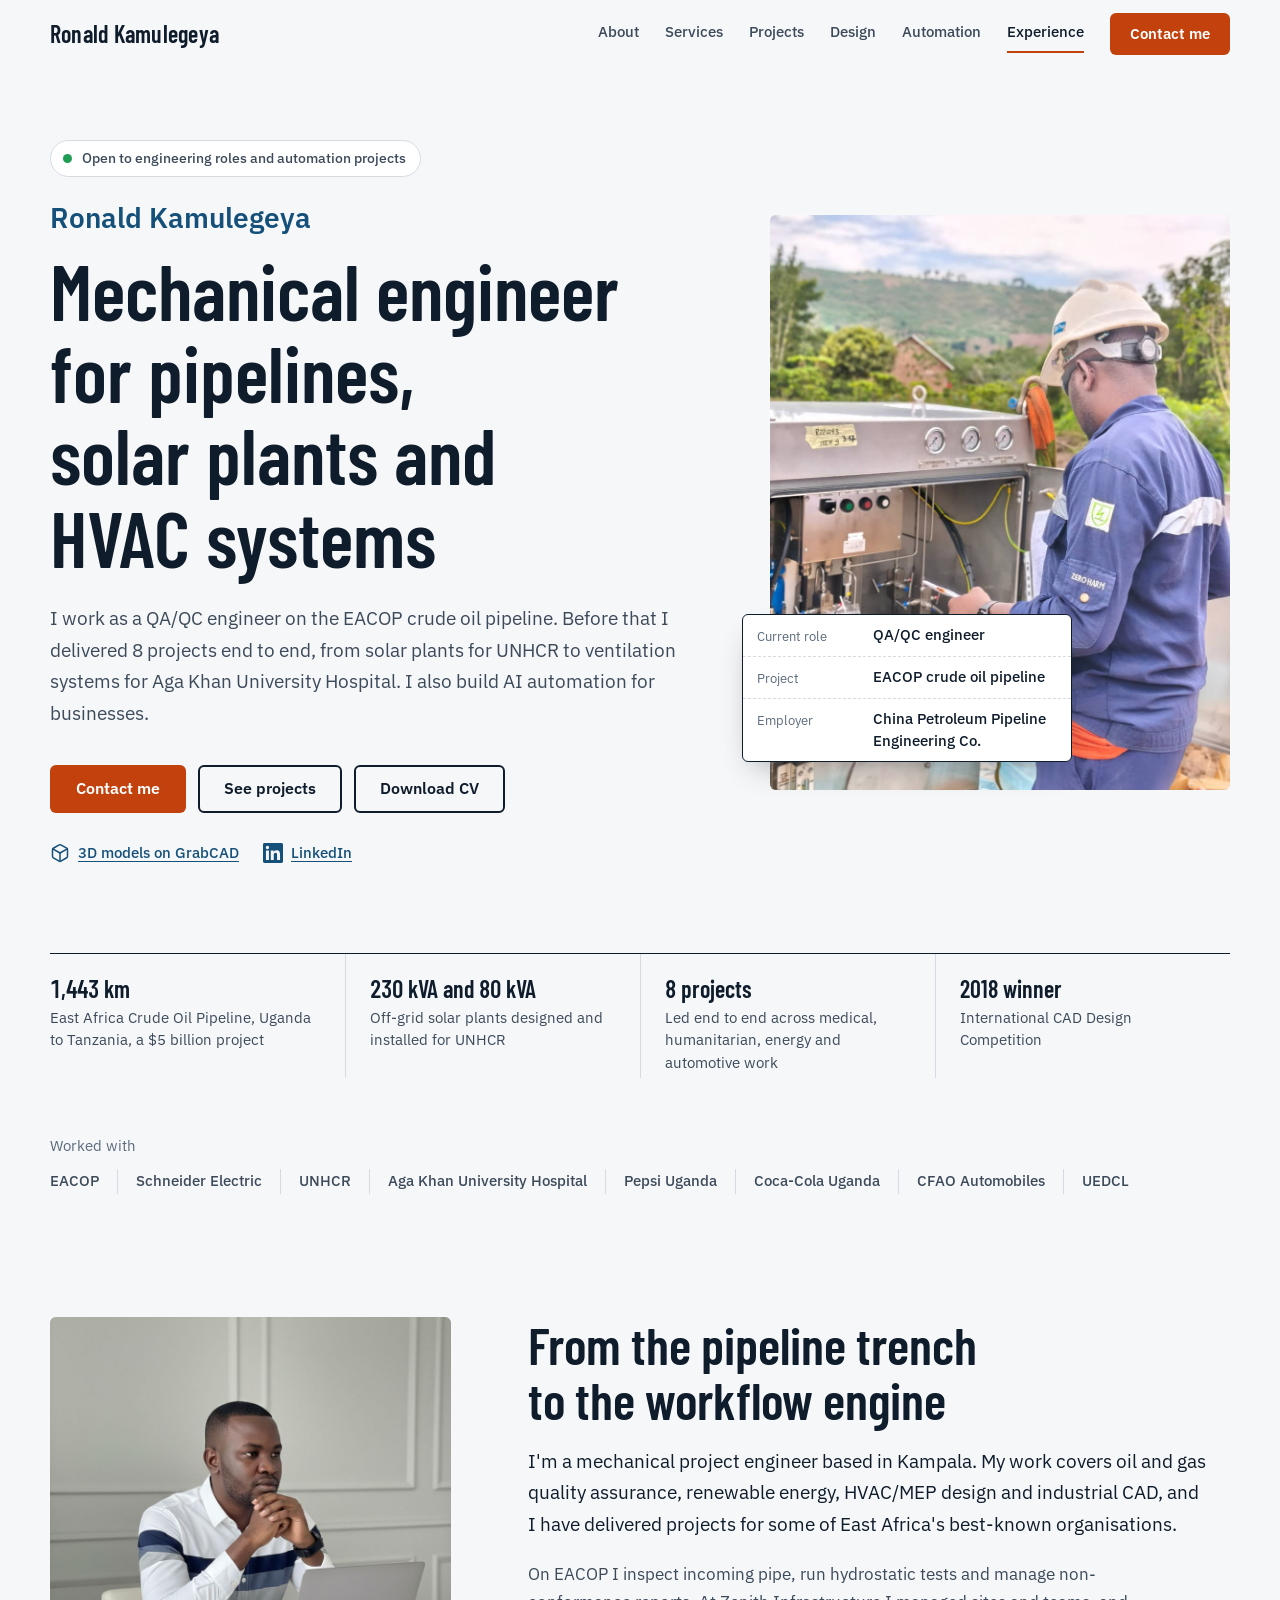
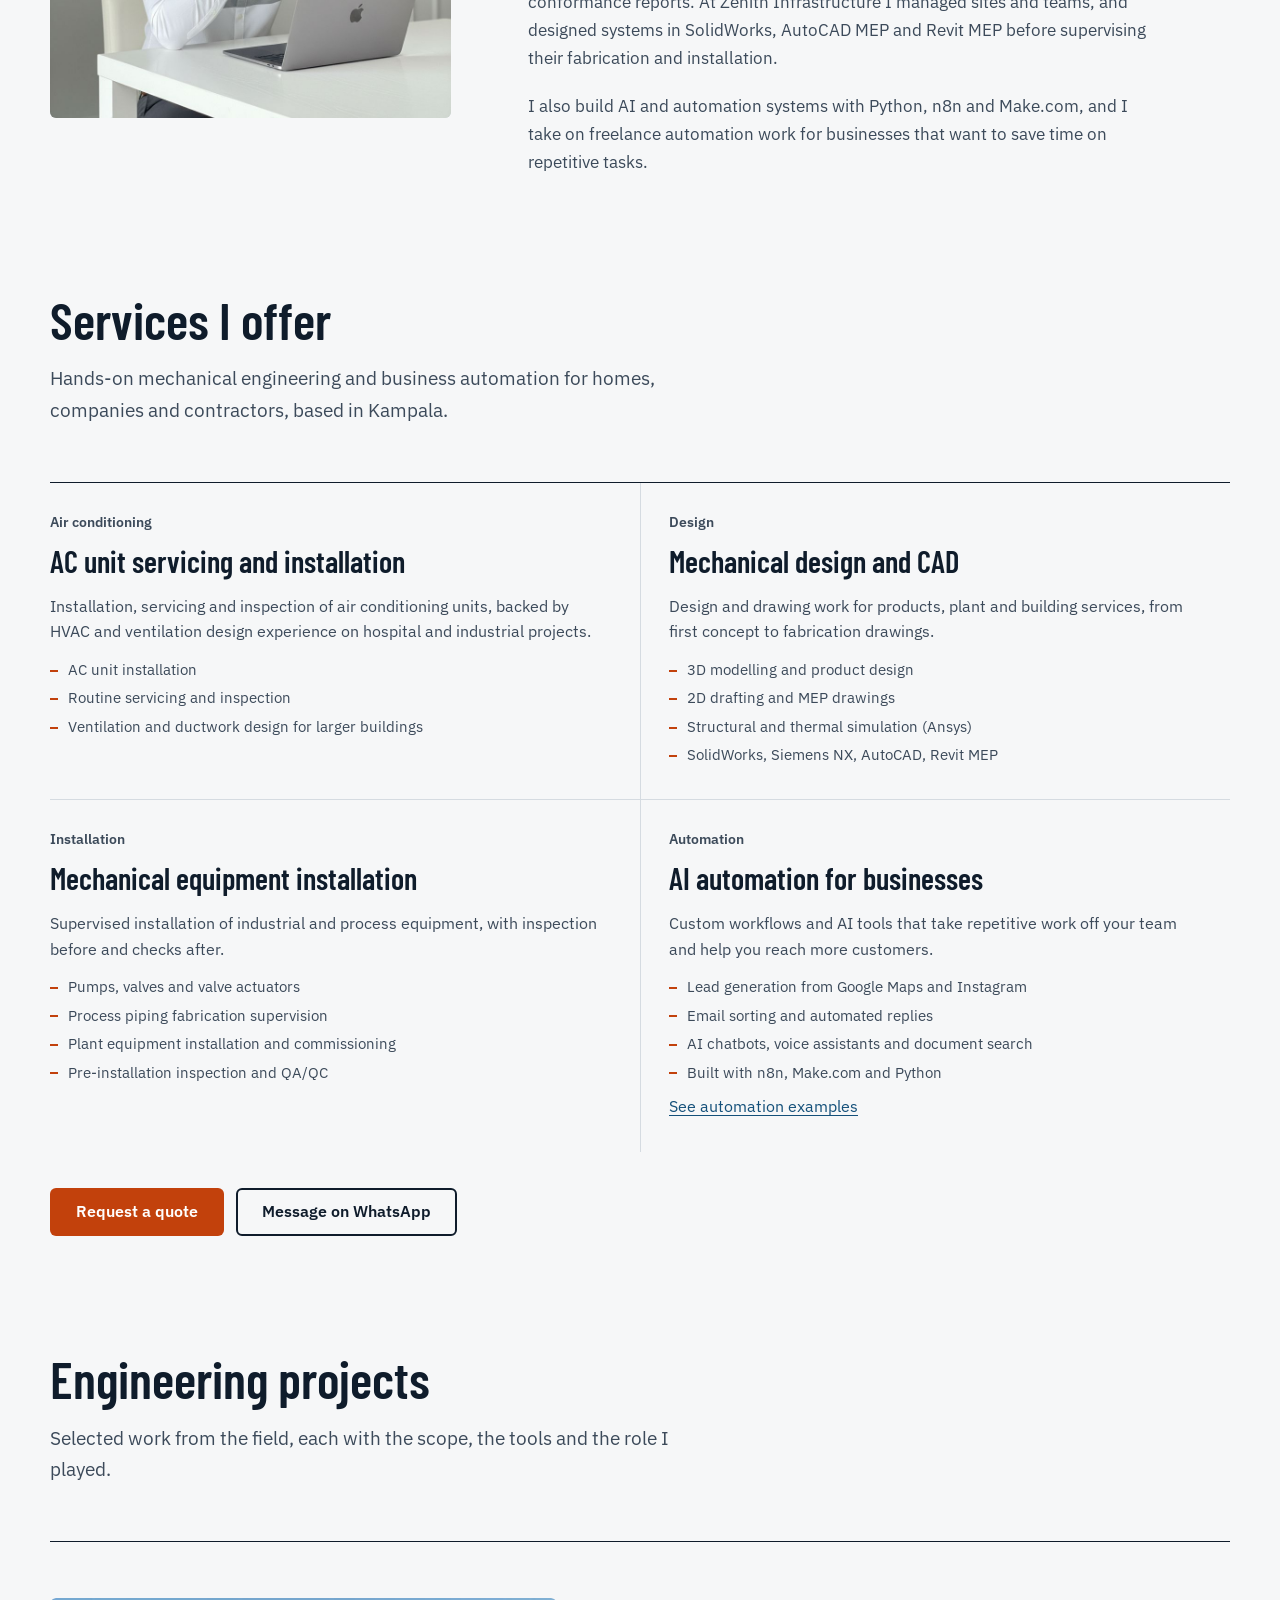
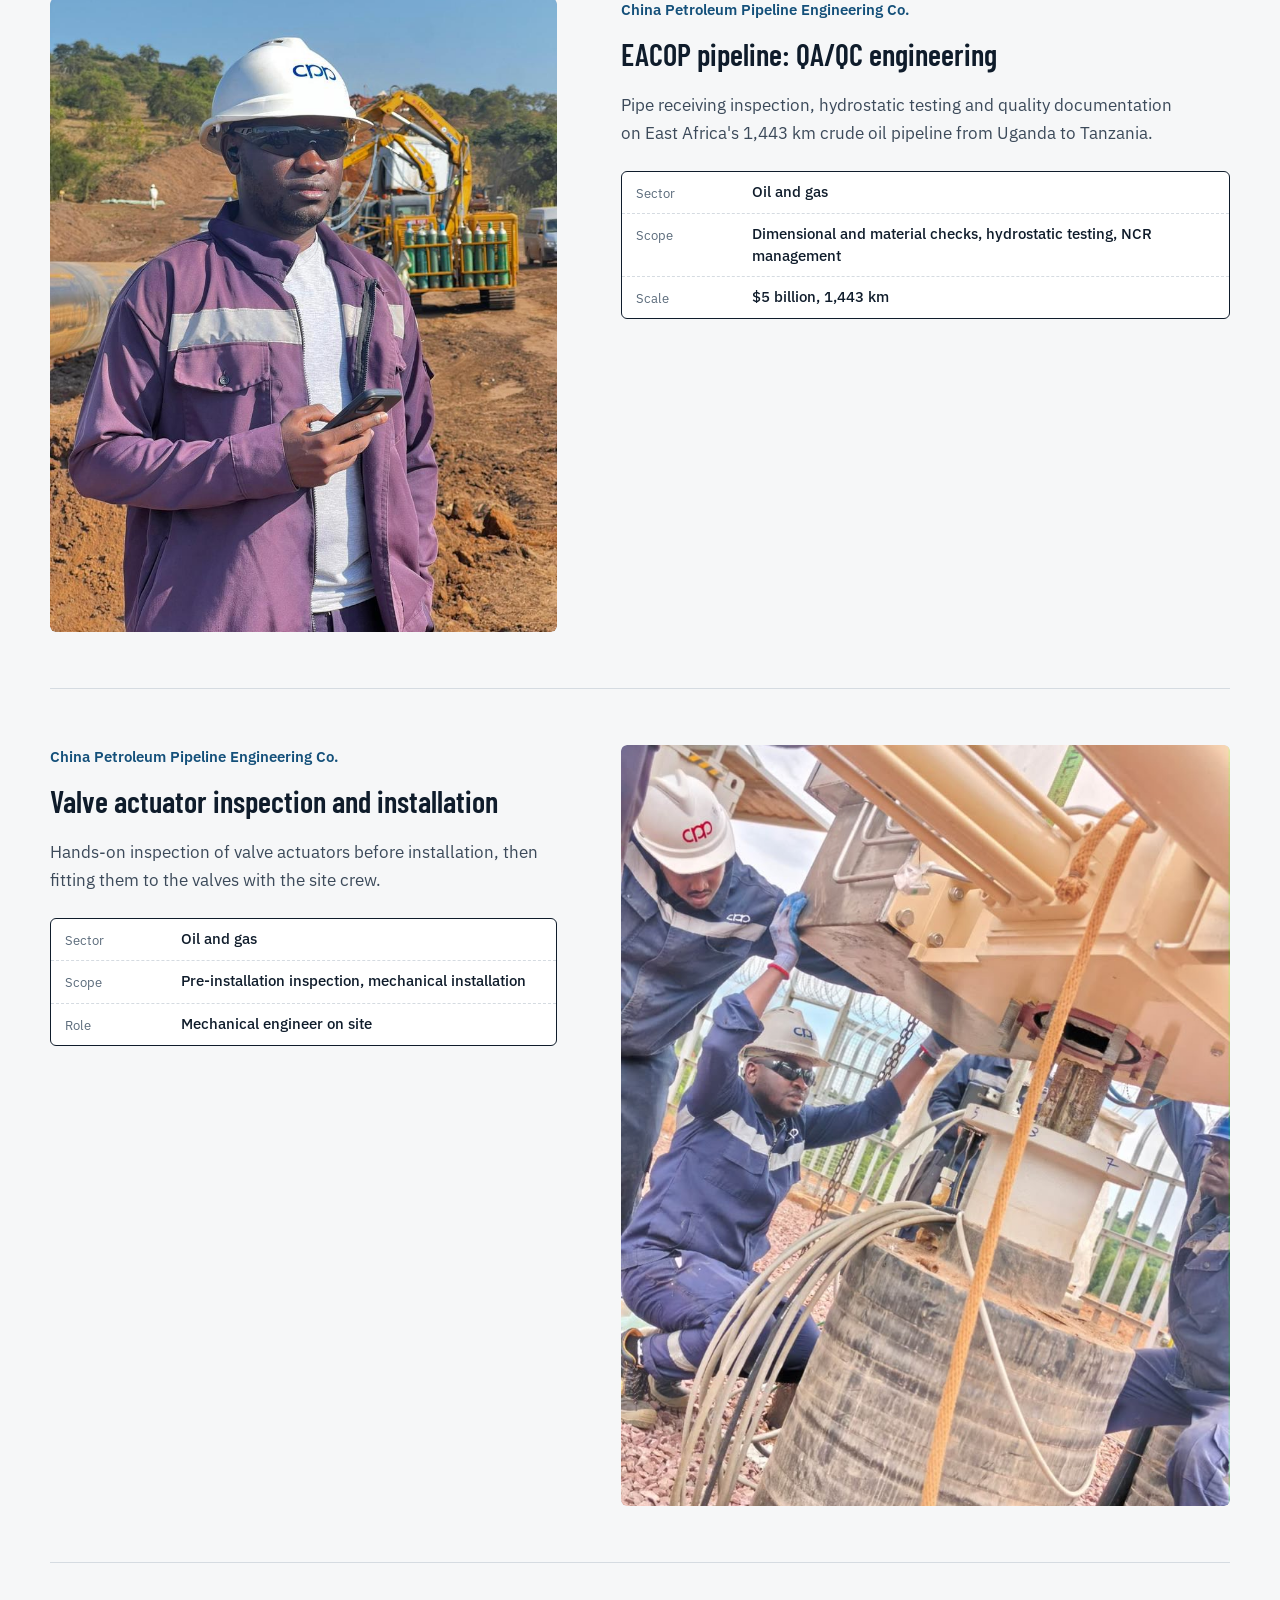
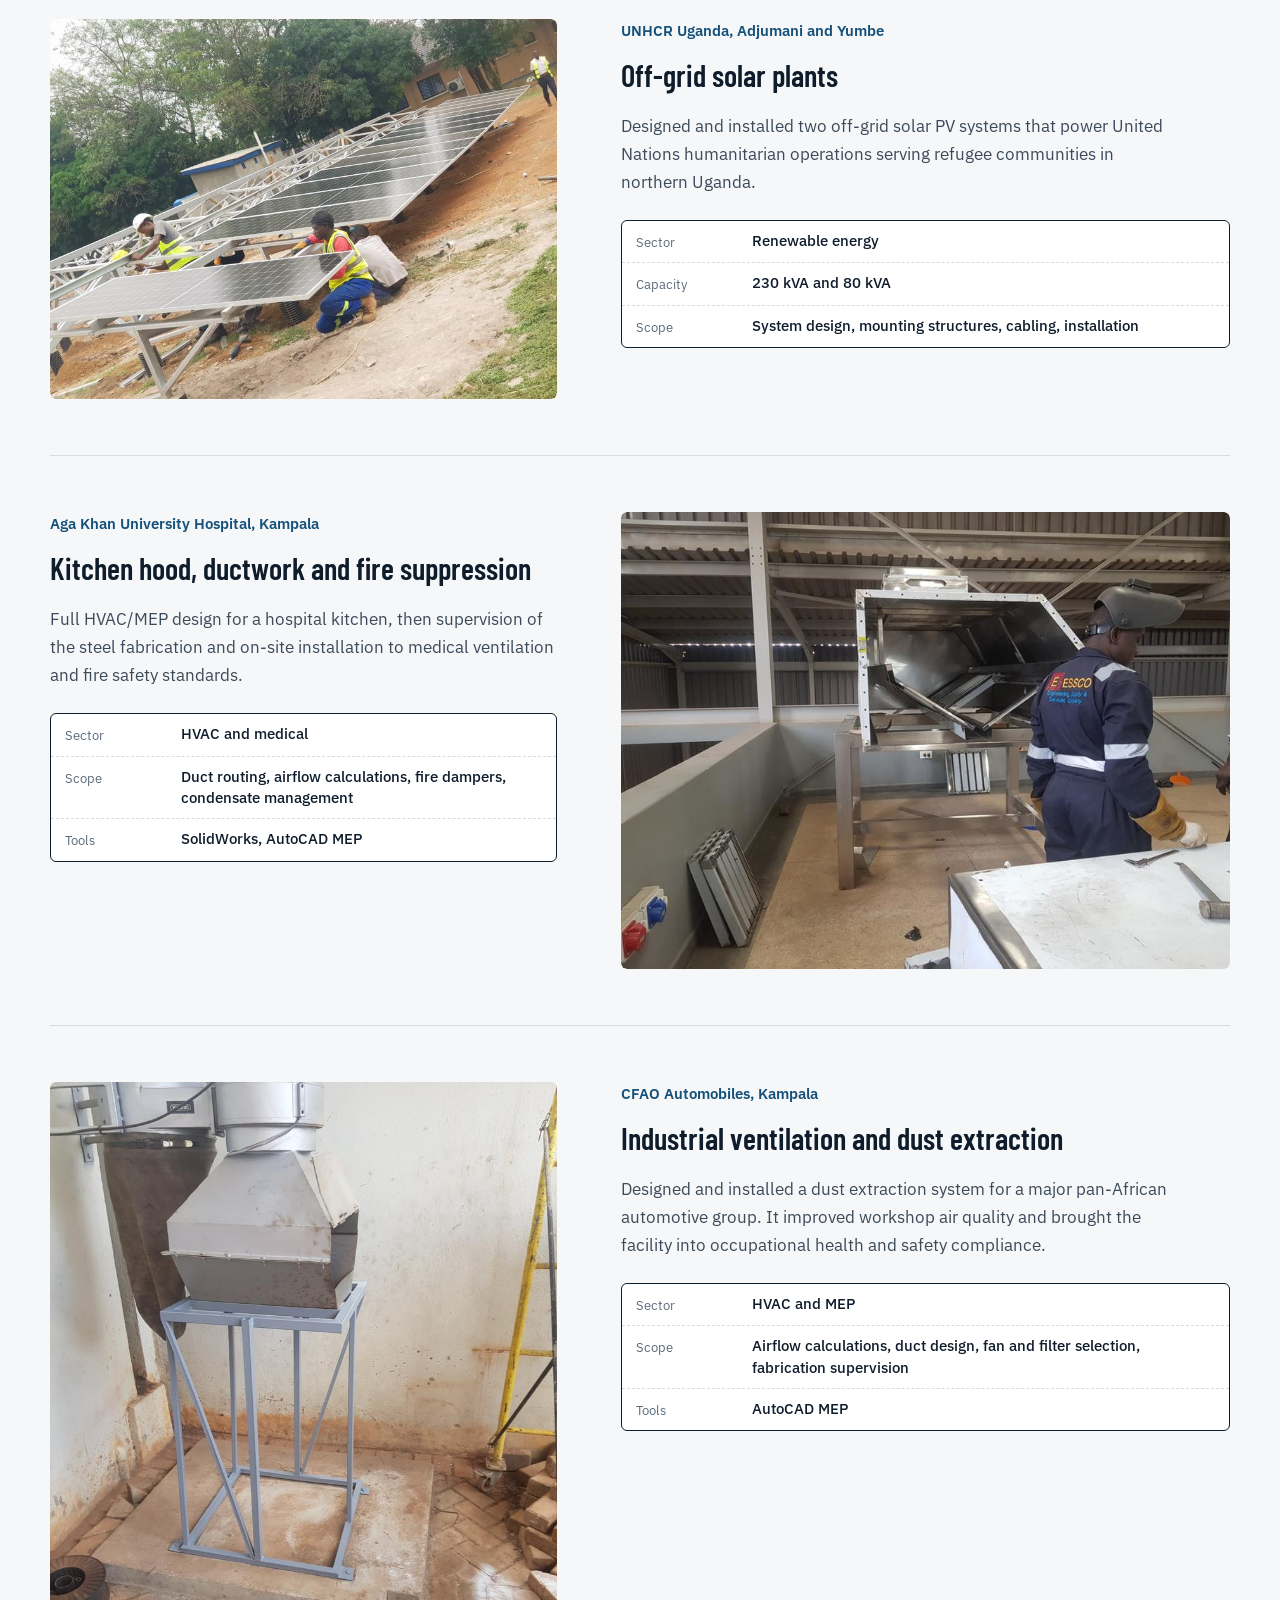
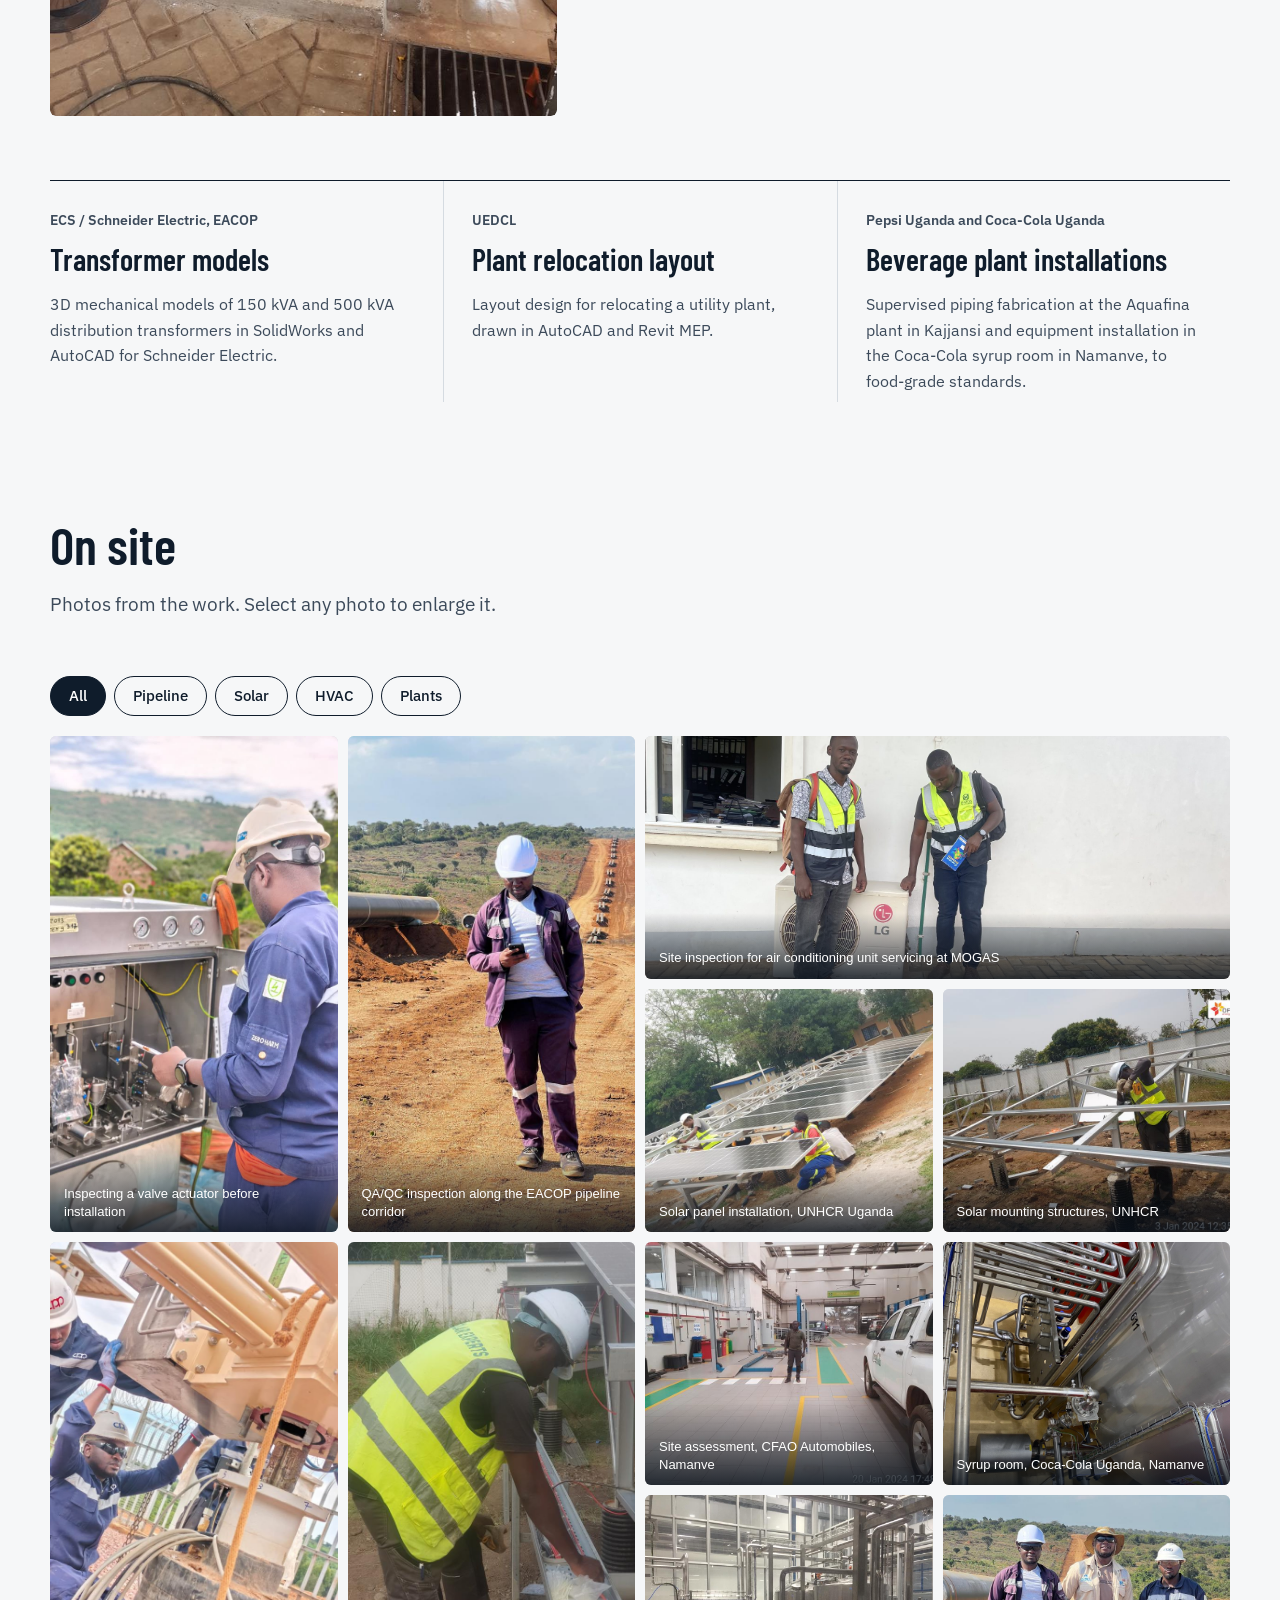
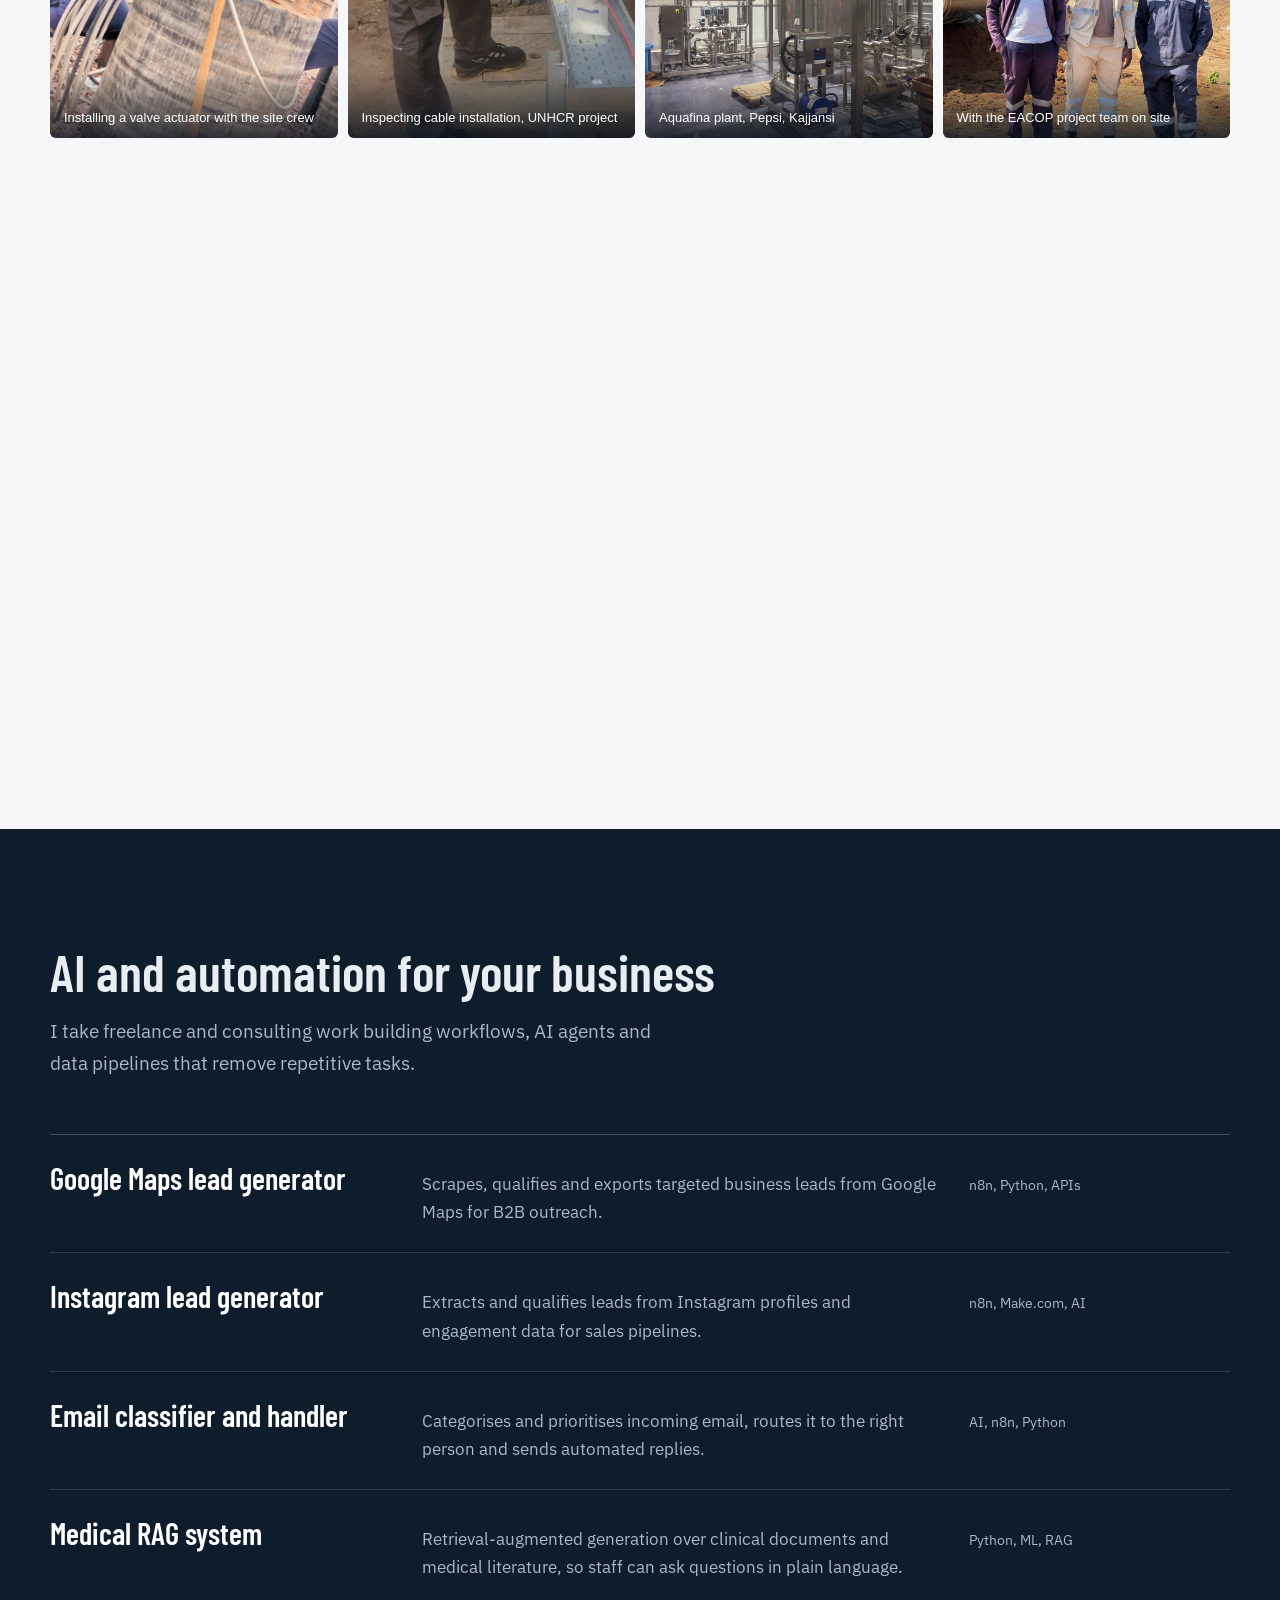
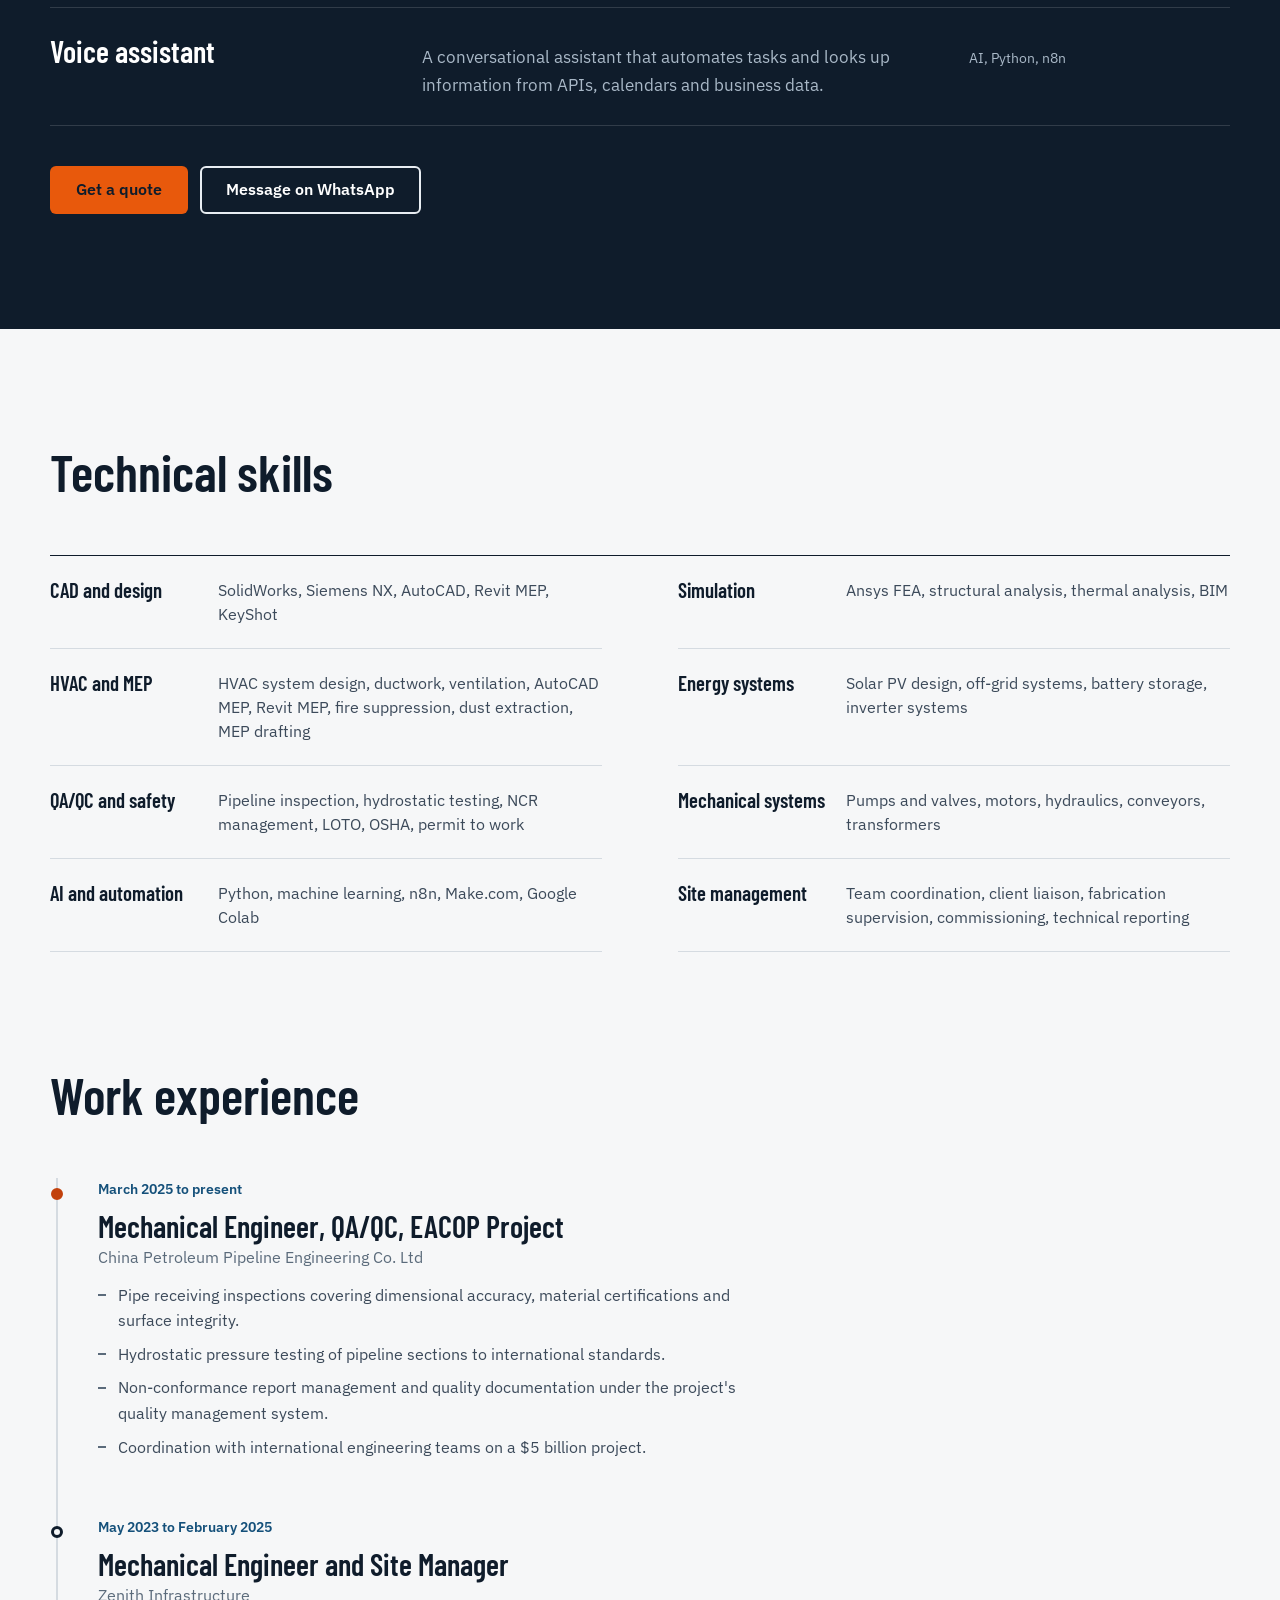
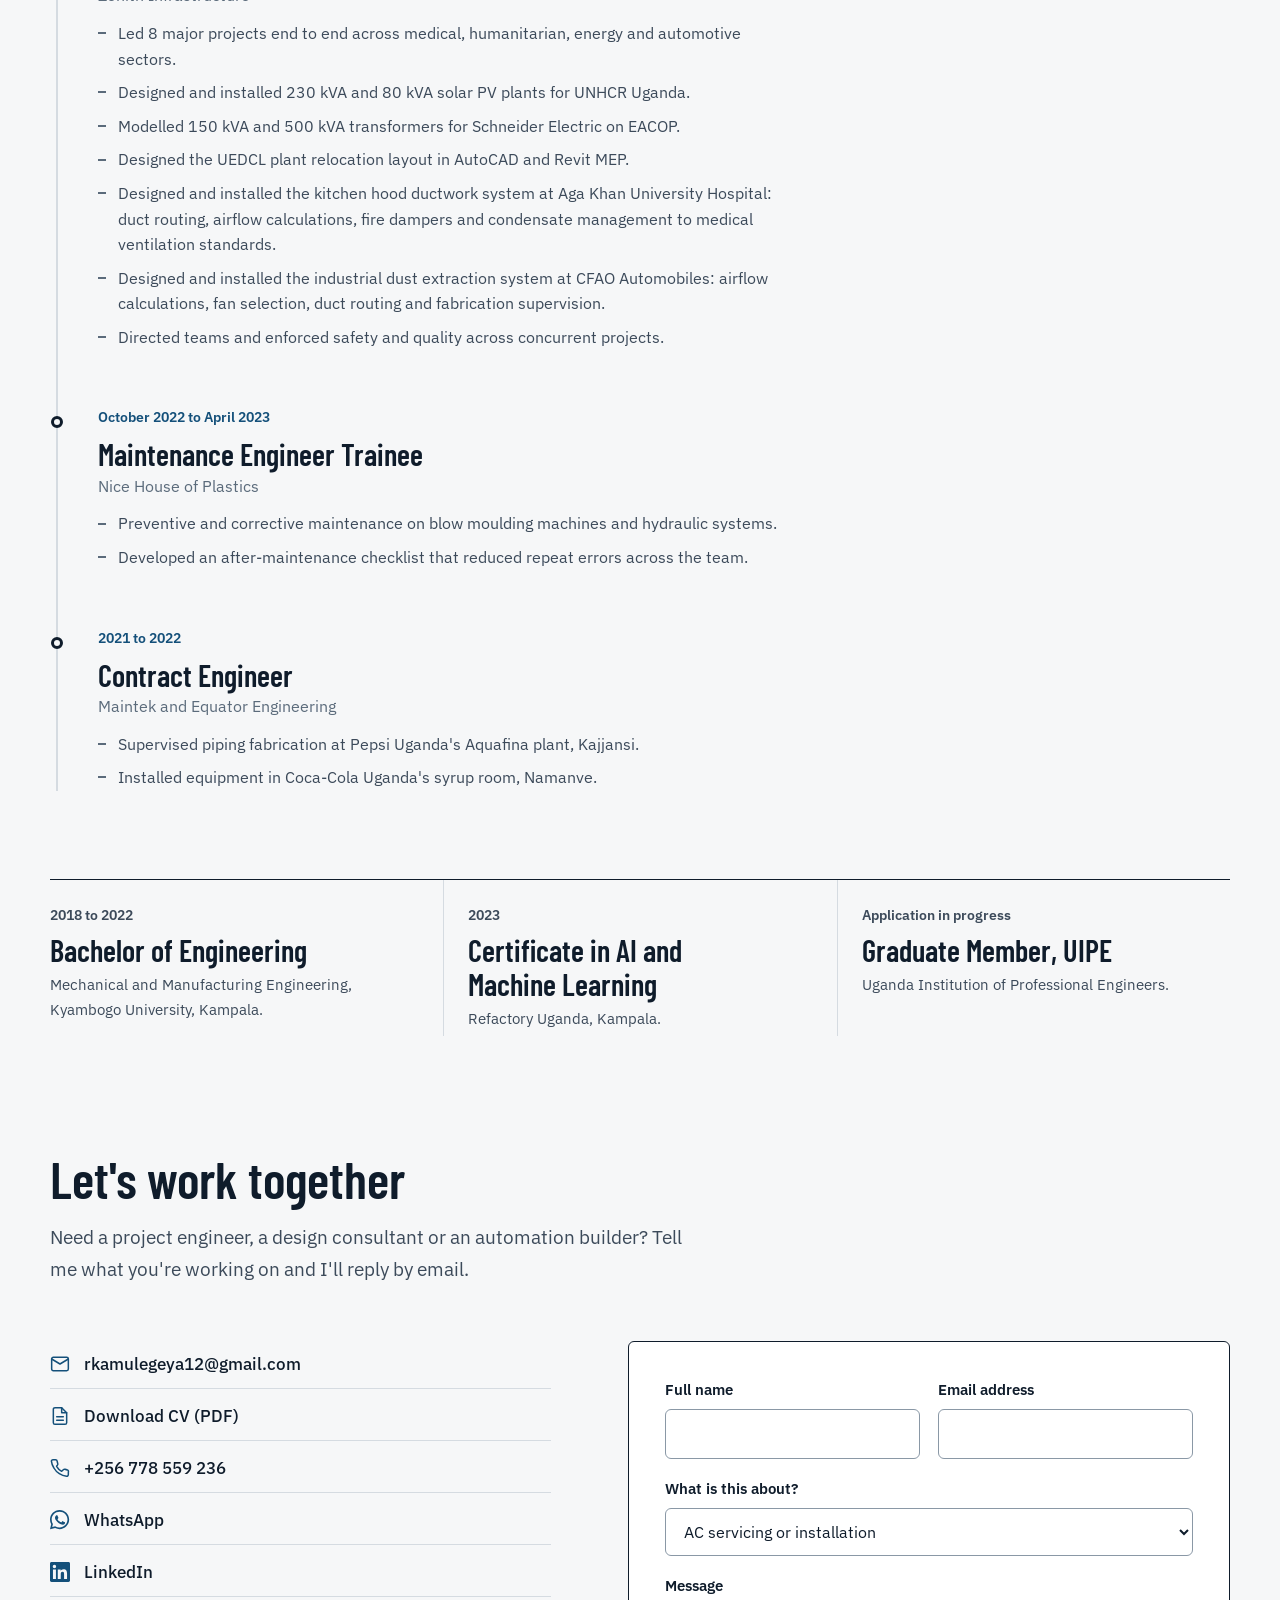
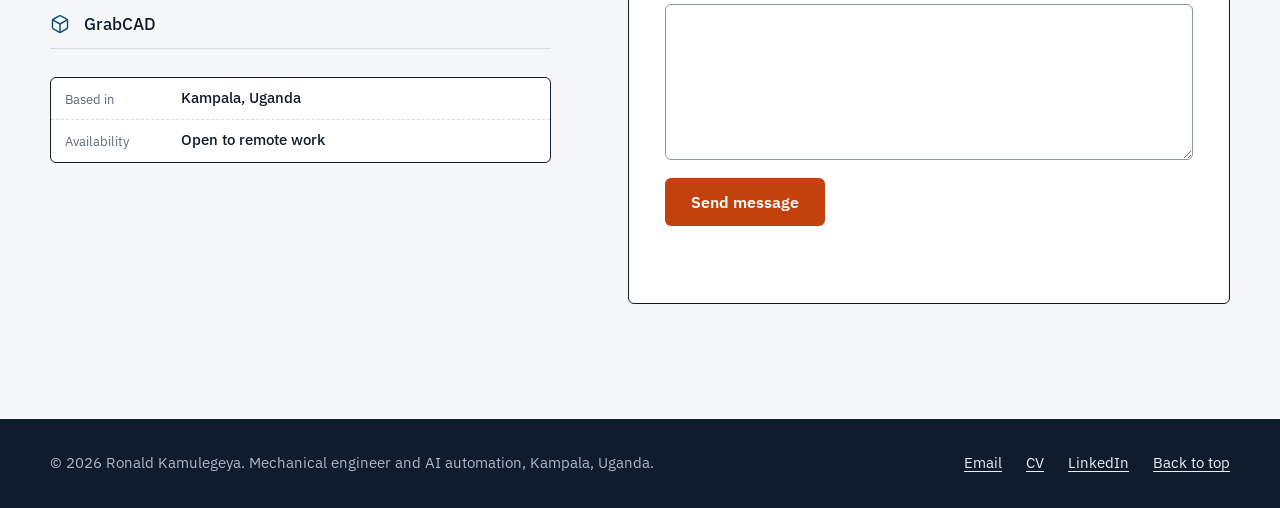
<file: index.html>
<!DOCTYPE html>
<html lang="en">
<head>
  <!-- Google tag (gtag.js) -->
  <script async src="https://www.googletagmanager.com/gtag/js?id=G-4NKEEZ5SFS"></script>
  <script>
    window.dataLayer = window.dataLayer || [];
    function gtag(){dataLayer.push(arguments);}
    gtag('js', new Date());
    gtag('config', 'G-4NKEEZ5SFS');
  </script>

  <meta charset="UTF-8" />
  <meta name="viewport" content="width=device-width, initial-scale=1" />
  <title>Ronald Kamulegeya | AC Installation, CAD Design, Equipment Installation and AI Automation, Kampala</title>
  <meta name="description" content="Mechanical engineer and AI automation developer in Kampala, Uganda: AC servicing and installation, CAD design, equipment installation and business automation." />
  <meta name="keywords" content="Mechanical Engineer Uganda, EACOP QA/QC, Solar PV design Uganda, HVAC MEP engineer Kampala, SolidWorks, n8n automation, AI automation Uganda" />
  <meta name="author" content="Ronald Kamulegeya" />
  <meta name="robots" content="index, follow" />
  <meta name="theme-color" content="#0f1c2b" />
  <script>document.documentElement.classList.add('js')</script>

  <!-- Social sharing previews -->
  <meta property="og:type" content="website" />
  <meta property="og:title" content="Ronald Kamulegeya | AC Installation, CAD Design, Equipment Installation and AI Automation" />
  <meta property="og:description" content="Mechanical engineer and AI automation developer in Kampala, Uganda: AC servicing and installation, CAD design, equipment installation and business automation." />
  <meta name="twitter:card" content="summary_large_image" />
  <meta name="twitter:title" content="Ronald Kamulegeya | AC Installation, CAD Design, Equipment Installation and AI Automation" />
  <meta name="twitter:description" content="Mechanical engineer and AI automation developer in Kampala, Uganda: AC servicing and installation, CAD design, equipment installation and business automation." />
  <meta name="twitter:image" content="https://stately-tiramisu-898826.netlify.app/images/valve-actuator-inspection.jpg" />
  <meta property="og:url" content="https://stately-tiramisu-898826.netlify.app/" />
  <meta property="og:site_name" content="Ronald Kamulegeya" />
  <meta property="og:image" content="https://stately-tiramisu-898826.netlify.app/images/valve-actuator-inspection.jpg" />
  <meta property="og:image:alt" content="Ronald Kamulegeya, mechanical engineer, inspecting a valve actuator on a pipeline site" />
  <link rel="canonical" href="https://stately-tiramisu-898826.netlify.app/" />

  <link rel="icon" href="data:image/svg+xml,%3Csvg xmlns='http://www.w3.org/2000/svg' viewBox='0 0 64 64'%3E%3Crect width='64' height='64' rx='12' fill='%230f1c2b'/%3E%3Ctext x='32' y='43' font-family='Arial Narrow,Arial,sans-serif' font-size='30' font-weight='700' text-anchor='middle' fill='%23ffffff'%3ERK%3C/text%3E%3Crect x='14' y='49' width='36' height='4' fill='%23e8590c'/%3E%3C/svg%3E" />

  <link rel="preconnect" href="https://fonts.googleapis.com" />
  <link rel="preconnect" href="https://fonts.gstatic.com" crossorigin />
  <link href="https://fonts.googleapis.com/css2?family=Barlow+Condensed:wght@500;600;700&family=IBM+Plex+Sans:wght@400;500;600&display=swap" rel="stylesheet" />
  <link rel="stylesheet" href="css/style.css" />
  <link rel="stylesheet" href="css/animations.css" />
  <link rel="stylesheet" href="css/responsive.css" />

  <script type="application/ld+json">
  {
    "@context": "https://schema.org",
    "@type": "Person",
    "name": "Ronald Kamulegeya",
    "jobTitle": "Mechanical Engineer",
    "description": "Mechanical engineer working on pipelines, solar PV and HVAC/MEP systems, and building AI automation workflows.",
    "email": "mailto:rkamulegeya12@gmail.com",
    "address": { "@type": "PostalAddress", "addressLocality": "Kampala", "addressCountry": "UG" },
    "worksFor": { "@type": "Organization", "name": "China Petroleum Pipeline Engineering Co. Ltd" },
    "alumniOf": { "@type": "CollegeOrUniversity", "name": "Kyambogo University" },
    "knowsAbout": ["Mechanical engineering", "QA/QC", "Pipeline inspection", "Solar PV design", "HVAC", "MEP design", "SolidWorks", "AI automation", "n8n"],
    "url": "https://stately-tiramisu-898826.netlify.app/",
    "image": "https://stately-tiramisu-898826.netlify.app/images/valve-actuator-inspection.jpg",
    "areaServed": { "@type": "City", "name": "Kampala" },
    "makesOffer": [
      { "@type": "Offer", "itemOffered": { "@type": "Service", "name": "AC unit servicing and installation" } },
      { "@type": "Offer", "itemOffered": { "@type": "Service", "name": "Mechanical design and CAD" } },
      { "@type": "Offer", "itemOffered": { "@type": "Service", "name": "Mechanical equipment installation" } },
      { "@type": "Offer", "itemOffered": { "@type": "Service", "name": "AI and automation workflows" } }
    ],
    "sameAs": [
      "https://www.linkedin.com/in/ronald-kamulegeya-2928b4168/",
      "https://grabcad.com/kamulegeya.ronald-1"
    ]
  }
  </script>
</head>
<body>

  <!-- Icon sprite -->
  <svg width="0" height="0" style="position:absolute" aria-hidden="true" focusable="false">
    <symbol id="i-mail" viewBox="0 0 24 24"><path d="M4 4h16c1.1 0 2 .9 2 2v12c0 1.1-.9 2-2 2H4c-1.1 0-2-.9-2-2V6c0-1.1.9-2 2-2z"/><polyline points="22,6 12,12 2,6"/></symbol>
    <symbol id="i-phone" viewBox="0 0 24 24"><path d="M22 16.92v3a2 2 0 0 1-2.18 2 19.79 19.79 0 0 1-8.63-3.07A19.5 19.5 0 0 1 4.69 12 19.79 19.79 0 0 1 1.61 3.44 2 2 0 0 1 3.58 2h3a2 2 0 0 1 2 1.72c.127.96.361 1.903.7 2.81a2 2 0 0 1-.45 2.11L7.91 9.91a16 16 0 0 0 6.1 6.1l1.97-1.97a2 2 0 0 1 2.11-.45c.907.339 1.85.573 2.81.7A2 2 0 0 1 22 16.92z"/></symbol>
    <symbol id="i-pin" viewBox="0 0 24 24"><path d="M21 10c0 7-9 13-9 13s-9-6-9-13a9 9 0 0 1 18 0z"/><circle cx="12" cy="10" r="3"/></symbol>
    <symbol id="i-cube" viewBox="0 0 24 24"><path d="M21 16V8a2 2 0 0 0-1-1.73l-7-4a2 2 0 0 0-2 0l-7 4A2 2 0 0 0 3 8v8a2 2 0 0 0 1 1.73l7 4a2 2 0 0 0 2 0l7-4A2 2 0 0 0 21 16z"/><polyline points="3.27 6.96 12 12.01 20.73 6.96"/><line x1="12" y1="22.08" x2="12" y2="12"/></symbol>
    <symbol id="i-doc" viewBox="0 0 24 24"><path d="M14 2H6a2 2 0 0 0-2 2v16a2 2 0 0 0 2 2h12a2 2 0 0 0 2-2V8z"/><polyline points="14 2 14 8 20 8"/><line x1="8" y1="13" x2="16" y2="13"/><line x1="8" y1="17" x2="16" y2="17"/></symbol>
    <symbol id="i-whatsapp" viewBox="0 0 24 24"><path d="M17.472 14.382c-.297-.149-1.758-.867-2.03-.967-.273-.099-.471-.148-.67.15-.197.297-.767.966-.94 1.164-.173.199-.347.223-.644.075-.297-.15-1.255-.463-2.39-1.475-.883-.788-1.48-1.761-1.653-2.059-.173-.297-.018-.458.13-.606.134-.133.298-.347.446-.52.149-.174.198-.298.298-.497.099-.198.05-.371-.025-.52-.075-.149-.669-1.612-.916-2.207-.242-.579-.487-.5-.669-.51-.173-.008-.371-.01-.57-.01-.198 0-.52.074-.792.372-.272.297-1.04 1.016-1.04 2.479 0 1.462 1.065 2.875 1.213 3.074.149.198 2.096 3.2 5.077 4.487.709.306 1.262.489 1.694.625.712.227 1.36.195 1.871.118.571-.085 1.758-.719 2.006-1.413.248-.694.248-1.289.173-1.413-.074-.124-.272-.198-.57-.347z"/><path d="M11.5 0C5.149 0 0 5.149 0 11.5c0 2.018.522 3.912 1.435 5.557L.002 23l6.119-1.397A11.451 11.451 0 0 0 11.5 23C17.851 23 23 17.851 23 11.5S17.851 0 11.5 0zm0 21.044a9.522 9.522 0 0 1-4.86-1.326l-.349-.207-3.624.827.853-3.524-.228-.362A9.495 9.495 0 0 1 2 11.5C2 6.262 6.262 2 11.5 2S21 6.262 21 11.5 16.738 21.044 11.5 21.044z"/></symbol>
    <symbol id="i-linkedin" viewBox="0 0 24 24"><path d="M20.447 20.452h-3.554v-5.569c0-1.328-.027-3.037-1.852-3.037-1.853 0-2.136 1.445-2.136 2.939v5.667H9.351V9h3.414v1.561h.046c.477-.9 1.637-1.85 3.37-1.85 3.601 0 4.267 2.37 4.267 5.455v6.286zM5.337 7.433a2.062 2.062 0 0 1-2.063-2.065 2.064 2.064 0 1 1 2.063 2.065zm1.782 13.019H3.555V9h3.564v11.452zM22.225 0H1.771C.792 0 0 .774 0 1.729v20.542C0 23.227.792 24 1.771 24h20.451C23.2 24 24 23.227 24 22.271V1.729C24 .774 23.2 0 22.222 0h.003z"/></symbol>
  </svg>

  <a class="skip-link" href="#main">Skip to content</a>
  <div class="progress" id="progress" aria-hidden="true"></div>

  <header class="site-header">
    <div class="wrap nav">
      <a href="#top" class="brand">Ronald Kamulegeya</a>
      <button class="nav-toggle" id="navToggle" type="button" aria-expanded="false" aria-controls="navLinks" aria-label="Open menu"><span class="bars"></span></button>
      <nav class="nav-links" id="navLinks" aria-label="Main">
        <a href="#about">About</a>
        <a href="#services">Services</a>
        <a href="#projects">Projects</a>
        <a href="#design">Design</a>
        <a href="#automation">Automation</a>
        <a href="#experience">Experience</a>
        <a href="#contact" class="btn btn-primary">Contact me</a>
      </nav>
    </div>
  </header>

  <main id="main">

    <!-- ================= HERO ================= -->
    <section class="hero" id="top">
      <div class="wrap">
        <div class="hero-grid">
          <div class="hero-copy">
            <p class="availability"><span class="dot" aria-hidden="true"></span>Open to engineering roles and automation projects</p>
            <h1><span class="h1-name">Ronald Kamulegeya</span>Mechanical engineer for pipelines, solar plants and HVAC systems</h1>
            <p class="lead">I work as a QA/QC engineer on the EACOP crude oil pipeline. Before that I delivered 8 projects end to end, from solar plants for UNHCR to ventilation systems for Aga Khan University Hospital. I also build AI automation for businesses.</p>
            <div class="actions">
              <a href="#contact" class="btn btn-primary">Contact me</a>
              <a href="#projects" class="btn btn-ghost">See projects</a>
              <a href="Ronald_Kamulegeya_Resume.pdf" class="btn btn-ghost" download>Download CV</a>
            </div>
            <div class="hero-links">
              <a href="https://grabcad.com/kamulegeya.ronald-1" target="_blank" rel="noopener"><svg class="icon icon-stroke" aria-hidden="true"><use href="#i-cube"/></svg>3D models on GrabCAD</a>
              <a href="https://www.linkedin.com/in/ronald-kamulegeya-2928b4168/" target="_blank" rel="noopener"><svg class="icon" aria-hidden="true"><use href="#i-linkedin"/></svg>LinkedIn</a>
            </div>
          </div>

          <figure class="hero-media">
            <img src="images/valve-actuator-inspection.jpg" width="960" height="1280" fetchpriority="high"
                 alt="Engineer in a hard hat inspecting the open control cabinet of a valve actuator at a pipeline site" />
            <figcaption>
              <dl class="plate plate-hero">
                <div><dt>Current role</dt><dd>QA/QC engineer</dd></div>
                <div><dt>Project</dt><dd>EACOP crude oil pipeline</dd></div>
                <div><dt>Employer</dt><dd>China Petroleum Pipeline Engineering Co.</dd></div>
              </dl>
            </figcaption>
          </figure>
        </div>

        <ul class="facts">
          <li><strong><span data-count="1443">1,443</span> km</strong>East Africa Crude Oil Pipeline, Uganda to Tanzania, a $5 billion project</li>
          <li><strong><span data-count="230">230</span> kVA and <span data-count="80">80</span> kVA</strong>Off-grid solar plants designed and installed for UNHCR</li>
          <li><strong><span data-count="8">8</span> projects</strong>Led end to end across medical, humanitarian, energy and automotive work</li>
          <li><strong>2018 winner</strong>International CAD Design Competition</li>
        </ul>

        <div class="clients">
          <span>Worked with</span>
          <ul>
            <li>EACOP</li>
            <li>Schneider Electric</li>
            <li>UNHCR</li>
            <li>Aga Khan University Hospital</li>
            <li>Pepsi Uganda</li>
            <li>Coca-Cola Uganda</li>
            <li>CFAO Automobiles</li>
            <li>UEDCL</li>
          </ul>
        </div>
      </div>
    </section>

    <!-- ================= ABOUT ================= -->
    <section class="section" id="about">
      <div class="wrap about">
        <figure>
          <img src="images/hero.jpg" loading="lazy" alt="Ronald Kamulegeya working at his laptop" />
        </figure>
        <div class="about-text">
          <h2>From the pipeline trench to the workflow engine</h2>
          <p>I'm a mechanical project engineer based in Kampala. My work covers oil and gas quality assurance, renewable energy, HVAC/MEP design and industrial CAD, and I have delivered projects for some of East Africa's best-known organisations.</p>
          <p>On EACOP I inspect incoming pipe, run hydrostatic tests and manage non-conformance reports. At Zenith Infrastructure I managed sites and teams, and designed systems in SolidWorks, AutoCAD MEP and Revit MEP before supervising their fabrication and installation.</p>
          <p>I also build AI and automation systems with Python, n8n and Make.com, and I take on freelance automation work for businesses that want to save time on repetitive tasks.</p>
        </div>
      </div>
    </section>

    <!-- ================= SERVICES ================= -->
    <section class="section" id="services" style="padding-top:0">
      <div class="wrap">
        <div class="section-head">
          <h2>Services I offer</h2>
          <p class="lead">Hands-on mechanical engineering and business automation for homes, companies and contractors, based in Kampala.</p>
        </div>
        <div class="more-work services-grid">
          <article>
            <p class="project-client">Air conditioning</p>
            <h3>AC unit servicing and installation</h3>
            <p>Installation, servicing and inspection of air conditioning units, backed by HVAC and ventilation design experience on hospital and industrial projects.</p>
            <ul class="svc-list">
              <li>AC unit installation</li>
              <li>Routine servicing and inspection</li>
              <li>Ventilation and ductwork design for larger buildings</li>
            </ul>
          </article>
          <article>
            <p class="project-client">Design</p>
            <h3>Mechanical design and CAD</h3>
            <p>Design and drawing work for products, plant and building services, from first concept to fabrication drawings.</p>
            <ul class="svc-list">
              <li>3D modelling and product design</li>
              <li>2D drafting and MEP drawings</li>
              <li>Structural and thermal simulation (Ansys)</li>
              <li>SolidWorks, Siemens NX, AutoCAD, Revit MEP</li>
            </ul>
          </article>
          <article>
            <p class="project-client">Installation</p>
            <h3>Mechanical equipment installation</h3>
            <p>Supervised installation of industrial and process equipment, with inspection before and checks after.</p>
            <ul class="svc-list">
              <li>Pumps, valves and valve actuators</li>
              <li>Process piping fabrication supervision</li>
              <li>Plant equipment installation and commissioning</li>
              <li>Pre-installation inspection and QA/QC</li>
            </ul>
          </article>
          <article>
            <p class="project-client">Automation</p>
            <h3>AI automation for businesses</h3>
            <p>Custom workflows and AI tools that take repetitive work off your team and help you reach more customers.</p>
            <ul class="svc-list">
              <li>Lead generation from Google Maps and Instagram</li>
              <li>Email sorting and automated replies</li>
              <li>AI chatbots, voice assistants and document search</li>
              <li>Built with n8n, Make.com and Python</li>
            </ul>
            <p><a href="#automation">See automation examples</a></p>
          </article>
        </div>
        <div class="actions" style="margin-top:36px">
          <a class="btn btn-primary" href="#contact">Request a quote</a>
          <a class="btn btn-ghost" href="https://wa.me/256778559236" target="_blank" rel="noopener">Message on WhatsApp</a>
        </div>
      </div>
    </section>

    <!-- ================= PROJECTS ================= -->
    <section class="section" id="projects" style="padding-top:0">
      <div class="wrap">
        <div class="section-head">
          <h2>Engineering projects</h2>
          <p class="lead">Selected work from the field, each with the scope, the tools and the role I played.</p>
        </div>

        <article class="project">
          <div class="project-media is-portrait">
            <img src="images/eacop1.jpg" loading="lazy" alt="Ronald on site along the EACOP pipeline corridor" />
          </div>
          <div class="project-body">
            <p class="project-client">China Petroleum Pipeline Engineering Co.</p>
            <h3>EACOP pipeline: QA/QC engineering</h3>
            <p>Pipe receiving inspection, hydrostatic testing and quality documentation on East Africa's 1,443 km crude oil pipeline from Uganda to Tanzania.</p>
            <dl class="plate">
              <div><dt>Sector</dt><dd>Oil and gas</dd></div>
              <div><dt>Scope</dt><dd>Dimensional and material checks, hydrostatic testing, NCR management</dd></div>
              <div><dt>Scale</dt><dd>$5 billion, 1,443 km</dd></div>
            </dl>
          </div>
        </article>

        <article class="project">
          <div class="project-media is-portrait">
            <img src="images/valve-actuator-install.jpg" width="810" height="1080" loading="lazy" alt="Crew in blue coveralls lifting and fitting a valve actuator onto a valve on site" />
          </div>
          <div class="project-body">
            <p class="project-client">China Petroleum Pipeline Engineering Co.</p>
            <h3>Valve actuator inspection and installation</h3>
            <p>Hands-on inspection of valve actuators before installation, then fitting them to the valves with the site crew.</p>
            <dl class="plate">
              <div><dt>Sector</dt><dd>Oil and gas</dd></div>
              <div><dt>Scope</dt><dd>Pre-installation inspection, mechanical installation</dd></div>
              <div><dt>Role</dt><dd>Mechanical engineer on site</dd></div>
            </dl>
          </div>
        </article>

        <article class="project">
          <div class="project-media">
            <img src="images/solar1.jpg" loading="lazy" alt="Solar panel installation at a UNHCR site in northern Uganda" />
          </div>
          <div class="project-body">
            <p class="project-client">UNHCR Uganda, Adjumani and Yumbe</p>
            <h3>Off-grid solar plants</h3>
            <p>Designed and installed two off-grid solar PV systems that power United Nations humanitarian operations serving refugee communities in northern Uganda.</p>
            <dl class="plate">
              <div><dt>Sector</dt><dd>Renewable energy</dd></div>
              <div><dt>Capacity</dt><dd>230 kVA and 80 kVA</dd></div>
              <div><dt>Scope</dt><dd>System design, mounting structures, cabling, installation</dd></div>
            </dl>
          </div>
        </article>

        <article class="project">
          <div class="project-media">
            <img src="images/kitchen_fab.jpg" loading="lazy" alt="Steel kitchen hood and ductwork being fabricated for Aga Khan University Hospital" />
          </div>
          <div class="project-body">
            <p class="project-client">Aga Khan University Hospital, Kampala</p>
            <h3>Kitchen hood, ductwork and fire suppression</h3>
            <p>Full HVAC/MEP design for a hospital kitchen, then supervision of the steel fabrication and on-site installation to medical ventilation and fire safety standards.</p>
            <dl class="plate">
              <div><dt>Sector</dt><dd>HVAC and medical</dd></div>
              <div><dt>Scope</dt><dd>Duct routing, airflow calculations, fire dampers, condensate management</dd></div>
              <div><dt>Tools</dt><dd>SolidWorks, AutoCAD MEP</dd></div>
            </dl>
          </div>
        </article>

        <article class="project">
          <div class="project-media is-portrait">
            <img src="images/dust_extractor.jpg" loading="lazy" alt="Industrial dust extraction ductwork installed at the CFAO Automobiles workshop" />
          </div>
          <div class="project-body">
            <p class="project-client">CFAO Automobiles, Kampala</p>
            <h3>Industrial ventilation and dust extraction</h3>
            <p>Designed and installed a dust extraction system for a major pan-African automotive group. It improved workshop air quality and brought the facility into occupational health and safety compliance.</p>
            <dl class="plate">
              <div><dt>Sector</dt><dd>HVAC and MEP</dd></div>
              <div><dt>Scope</dt><dd>Airflow calculations, duct design, fan and filter selection, fabrication supervision</dd></div>
              <div><dt>Tools</dt><dd>AutoCAD MEP</dd></div>
            </dl>
          </div>
        </article>

        <div class="more-work">
          <article>
            <p class="project-client">ECS / Schneider Electric, EACOP</p>
            <h3>Transformer models</h3>
            <p>3D mechanical models of 150 kVA and 500 kVA distribution transformers in SolidWorks and AutoCAD for Schneider Electric.</p>
          </article>
          <article>
            <p class="project-client">UEDCL</p>
            <h3>Plant relocation layout</h3>
            <p>Layout design for relocating a utility plant, drawn in AutoCAD and Revit MEP.</p>
          </article>
          <article>
            <p class="project-client">Pepsi Uganda and Coca-Cola Uganda</p>
            <h3>Beverage plant installations</h3>
            <p>Supervised piping fabrication at the Aquafina plant in Kajjansi and equipment installation in the Coca-Cola syrup room in Namanve, to food-grade standards.</p>
          </article>
        </div>
      </div>
    </section>

    <!-- ================= FIELD GALLERY ================= -->
    <section class="section" id="field" style="padding-top:0">
      <div class="wrap">
        <div class="section-head">
          <h2>On site</h2>
          <p class="lead">Photos from the work. Select any photo to enlarge it.</p>
        </div>
        <div class="chips" role="group" aria-label="Filter photos by type of work">
          <button type="button" class="chip" data-filter="all" aria-pressed="true">All</button>
          <button type="button" class="chip" data-filter="pipeline" aria-pressed="false">Pipeline</button>
          <button type="button" class="chip" data-filter="solar" aria-pressed="false">Solar</button>
          <button type="button" class="chip" data-filter="hvac" aria-pressed="false">HVAC</button>
          <button type="button" class="chip" data-filter="plants" aria-pressed="false">Plants</button>
        </div>
        <ul class="gallery">
          <li class="tall"><button class="shot" type="button"><img src="images/valve-actuator-inspection.jpg" loading="lazy" alt="Inspecting a valve actuator control cabinet" /><span>Inspecting a valve actuator before installation</span></button></li>
          <li class="tall"><button class="shot" type="button"><img src="images/eacop_team.jpg" loading="lazy" alt="Ronald at the EACOP pipeline corridor" /><span>QA/QC inspection along the EACOP pipeline corridor</span></button></li>
          <!-- To show this photo: open the .heic in Windows Photos, Save as JPG, and name it mogas-ac-inspection.jpg in the images folder. Until it exists this tile hides itself. -->
          <li class="wide"><button class="shot" type="button"><img src="images/mogas-ac-inspection.jpg" loading="lazy" alt="Two engineers in high-visibility vests beside an outdoor air conditioning unit" onerror="this.closest('li').remove()" /><span>Site inspection for air conditioning unit servicing at MOGAS</span></button></li>
          <li><button class="shot" type="button"><img src="images/solar1.jpg" loading="lazy" alt="Solar panel installation" /><span>Solar panel installation, UNHCR Uganda</span></button></li>
          <li><button class="shot" type="button"><img src="images/solar_structure.jpg" loading="lazy" alt="Solar mounting structure" /><span>Solar mounting structures, UNHCR</span></button></li>
          <li class="tall"><button class="shot" type="button"><img src="images/valve-actuator-install.jpg" loading="lazy" alt="Crew fitting a valve actuator" /><span>Installing a valve actuator with the site crew</span></button></li>
          <li class="tall"><button class="shot" type="button"><img src="images/unhcr_cable.jpg" loading="lazy" alt="Inspecting a cable installation" /><span>Inspecting cable installation, UNHCR project</span></button></li>
          <li><button class="shot" type="button"><img src="images/cfao1.jpg" loading="lazy" alt="CFAO Automobiles site" /><span>Site assessment, CFAO Automobiles, Namanve</span></button></li>
          <li><button class="shot" type="button"><img src="images/coke.jpg" loading="lazy" alt="Coca-Cola syrup room" /><span>Syrup room, Coca-Cola Uganda, Namanve</span></button></li>
          <li><button class="shot" type="button"><img src="images/Aquafina.JPG" loading="lazy" alt="Aquafina plant interior" /><span>Aquafina plant, Pepsi, Kajjansi</span></button></li>
          <li><button class="shot" type="button"><img src="images/eacop2.jpg" loading="lazy" alt="Ronald with the EACOP site team" /><span>With the EACOP project team on site</span></button></li>
        </ul>
      </div>
    </section>

    <!-- ================= DESIGN ================= -->
    <section class="section" id="design" style="padding-top:0">
      <div class="wrap design">
        <div class="design-visuals">
          <figure><img src="images/kuunda2.jpg" loading="lazy" alt="Render of the KUUNDA 3D printer" /><figcaption>KUUNDA 3D printer</figcaption></figure>
          <figure><img src="images/kuunda1.jpg" loading="lazy" alt="Second render of the KUUNDA 3D printer" /><figcaption>KUUNDA, alternate view</figcaption></figure>
        </div>
        <div class="design-copy">
          <h2>CAD and product design</h2>
          <p>I designed the KUUNDA 3D printer from scratch, and have modelled distribution transformers for Schneider Electric. My design work covers product development, industrial systems and structural simulation.</p>
          <p><strong>Tools:</strong> SolidWorks, Siemens NX, AutoCAD, Revit MEP, Ansys FEA, KeyShot.</p>
          <div class="award">
            <strong>Winner, International CAD Design Competition</strong>
            <span>CADD Centre Training Services, Round 1, September to October 2018. Partners: Ansys, SolidWorks, Bentley Institute.</span>
          </div>
          <a class="btn btn-ghost" href="https://grabcad.com/kamulegeya.ronald-1" target="_blank" rel="noopener" style="justify-self:start">Browse 3D models on GrabCAD</a>
        </div>
      </div>
    </section>

    <!-- ================= AUTOMATION ================= -->
    <section class="section band" id="automation">
      <div class="wrap">
        <div class="section-head">
          <h2>AI and automation for your business</h2>
          <p class="lead">I take freelance and consulting work building workflows, AI agents and data pipelines that remove repetitive tasks.</p>
        </div>
        <div class="service-list">
          <div class="service">
            <h3>Google Maps lead generator</h3>
            <p>Scrapes, qualifies and exports targeted business leads from Google Maps for B2B outreach.</p>
            <p class="stack">n8n, Python, APIs</p>
          </div>
          <div class="service">
            <h3>Instagram lead generator</h3>
            <p>Extracts and qualifies leads from Instagram profiles and engagement data for sales pipelines.</p>
            <p class="stack">n8n, Make.com, AI</p>
          </div>
          <div class="service">
            <h3>Email classifier and handler</h3>
            <p>Categorises and prioritises incoming email, routes it to the right person and sends automated replies.</p>
            <p class="stack">AI, n8n, Python</p>
          </div>
          <div class="service">
            <h3>Medical RAG system</h3>
            <p>Retrieval-augmented generation over clinical documents and medical literature, so staff can ask questions in plain language.</p>
            <p class="stack">Python, ML, RAG</p>
          </div>
          <div class="service">
            <h3>Voice assistant</h3>
            <p>A conversational assistant that automates tasks and looks up information from APIs, calendars and business data.</p>
            <p class="stack">AI, Python, n8n</p>
          </div>
        </div>
        <div class="band-cta">
          <a class="btn btn-primary" href="#contact">Get a quote</a>
          <a class="btn btn-light" href="https://wa.me/256778559236" target="_blank" rel="noopener">Message on WhatsApp</a>
        </div>
      </div>
    </section>

    <!-- ================= SKILLS ================= -->
    <section class="section" id="skills">
      <div class="wrap">
        <div class="section-head">
          <h2>Technical skills</h2>
        </div>
        <dl class="skills">
          <div class="skill"><dt>CAD and design</dt><dd>SolidWorks, Siemens NX, AutoCAD, Revit MEP, KeyShot</dd></div>
          <div class="skill"><dt>Simulation</dt><dd>Ansys FEA, structural analysis, thermal analysis, BIM</dd></div>
          <div class="skill"><dt>HVAC and MEP</dt><dd>HVAC system design, ductwork, ventilation, AutoCAD MEP, Revit MEP, fire suppression, dust extraction, MEP drafting</dd></div>
          <div class="skill"><dt>Energy systems</dt><dd>Solar PV design, off-grid systems, battery storage, inverter systems</dd></div>
          <div class="skill"><dt>QA/QC and safety</dt><dd>Pipeline inspection, hydrostatic testing, NCR management, LOTO, OSHA, permit to work</dd></div>
          <div class="skill"><dt>Mechanical systems</dt><dd>Pumps and valves, motors, hydraulics, conveyors, transformers</dd></div>
          <div class="skill"><dt>AI and automation</dt><dd>Python, machine learning, n8n, Make.com, Google Colab</dd></div>
          <div class="skill"><dt>Site management</dt><dd>Team coordination, client liaison, fabrication supervision, commissioning, technical reporting</dd></div>
        </dl>
      </div>
    </section>

    <!-- ================= EXPERIENCE ================= -->
    <section class="section" id="experience" style="padding-top:0">
      <div class="wrap">
        <div class="section-head">
          <h2>Work experience</h2>
        </div>

        <div class="timeline">
          <article class="job is-current">
            <p class="job-when">March 2025 to present</p>
            <h3>Mechanical Engineer, QA/QC, EACOP Project<span>China Petroleum Pipeline Engineering Co. Ltd</span></h3>
            <ul>
              <li>Pipe receiving inspections covering dimensional accuracy, material certifications and surface integrity.</li>
              <li>Hydrostatic pressure testing of pipeline sections to international standards.</li>
              <li>Non-conformance report management and quality documentation under the project's quality management system.</li>
              <li>Coordination with international engineering teams on a $5 billion project.</li>
            </ul>
          </article>

          <article class="job">
            <p class="job-when">May 2023 to February 2025</p>
            <h3>Mechanical Engineer and Site Manager<span>Zenith Infrastructure</span></h3>
            <ul>
              <li>Led 8 major projects end to end across medical, humanitarian, energy and automotive sectors.</li>
              <li>Designed and installed 230 kVA and 80 kVA solar PV plants for UNHCR Uganda.</li>
              <li>Modelled 150 kVA and 500 kVA transformers for Schneider Electric on EACOP.</li>
              <li>Designed the UEDCL plant relocation layout in AutoCAD and Revit MEP.</li>
              <li>Designed and installed the kitchen hood ductwork system at Aga Khan University Hospital: duct routing, airflow calculations, fire dampers and condensate management to medical ventilation standards.</li>
              <li>Designed and installed the industrial dust extraction system at CFAO Automobiles: airflow calculations, fan selection, duct routing and fabrication supervision.</li>
              <li>Directed teams and enforced safety and quality across concurrent projects.</li>
            </ul>
          </article>

          <article class="job">
            <p class="job-when">October 2022 to April 2023</p>
            <h3>Maintenance Engineer Trainee<span>Nice House of Plastics</span></h3>
            <ul>
              <li>Preventive and corrective maintenance on blow moulding machines and hydraulic systems.</li>
              <li>Developed an after-maintenance checklist that reduced repeat errors across the team.</li>
            </ul>
          </article>

          <article class="job">
            <p class="job-when">2021 to 2022</p>
            <h3>Contract Engineer<span>Maintek and Equator Engineering</span></h3>
            <ul>
              <li>Supervised piping fabrication at Pepsi Uganda's Aquafina plant, Kajjansi.</li>
              <li>Installed equipment in Coca-Cola Uganda's syrup room, Namanve.</li>
            </ul>
          </article>
        </div>

        <div class="education">
          <article>
            <p class="project-client">2018 to 2022</p>
            <h3>Bachelor of Engineering</h3>
            <p>Mechanical and Manufacturing Engineering, Kyambogo University, Kampala.</p>
          </article>
          <article>
            <p class="project-client">2023</p>
            <h3>Certificate in AI and Machine Learning</h3>
            <p>Refactory Uganda, Kampala.</p>
          </article>
          <article>
            <p class="project-client">Application in progress</p>
            <h3>Graduate Member, UIPE</h3>
            <p>Uganda Institution of Professional Engineers.</p>
          </article>
        </div>
      </div>
    </section>

    <!-- ================= CONTACT ================= -->
    <section class="section" id="contact" style="padding-top:0">
      <div class="wrap">
        <div class="section-head">
          <h2>Let's work together</h2>
          <p class="lead">Need a project engineer, a design consultant or an automation builder? Tell me what you're working on and I'll reply by email.</p>
        </div>
        <div class="contact">
          <div class="contact-info">
            <div class="contact-list">
              <a href="mailto:rkamulegeya12@gmail.com"><svg class="icon icon-stroke" aria-hidden="true"><use href="#i-mail"/></svg>rkamulegeya12@gmail.com</a>
              <a href="Ronald_Kamulegeya_Resume.pdf" download><svg class="icon icon-stroke" aria-hidden="true"><use href="#i-doc"/></svg>Download CV (PDF)</a>
              <a href="tel:+256778559236"><svg class="icon icon-stroke" aria-hidden="true"><use href="#i-phone"/></svg>+256 778 559 236</a>
              <a href="https://wa.me/256778559236" target="_blank" rel="noopener"><svg class="icon" aria-hidden="true"><use href="#i-whatsapp"/></svg>WhatsApp</a>
              <a href="https://www.linkedin.com/in/ronald-kamulegeya-2928b4168/" target="_blank" rel="noopener"><svg class="icon" aria-hidden="true"><use href="#i-linkedin"/></svg>LinkedIn</a>
              <a href="https://grabcad.com/kamulegeya.ronald-1" target="_blank" rel="noopener"><svg class="icon icon-stroke" aria-hidden="true"><use href="#i-cube"/></svg>GrabCAD</a>
            </div>
            <dl class="plate">
              <div><dt>Based in</dt><dd>Kampala, Uganda</dd></div>
              <div><dt>Availability</dt><dd>Open to remote work</dd></div>
            </dl>
          </div>

          <form class="form" id="contactForm" action="https://formsubmit.co/rkamulegeya12@gmail.com" method="POST" data-ajax="https://formsubmit.co/ajax/rkamulegeya12@gmail.com">
            <input type="hidden" name="_subject" value="New message from portfolio website" />
            <input type="hidden" name="_captcha" value="false" />
            <input type="text" name="_honey" class="hp" tabindex="-1" autocomplete="off" aria-hidden="true" />
            <div class="field-row">
              <div class="field">
                <label for="name">Full name</label>
                <input type="text" id="name" name="name" autocomplete="name" required />
              </div>
              <div class="field">
                <label for="email">Email address</label>
                <input type="email" id="email" name="email" autocomplete="email" required />
              </div>
            </div>
            <div class="field">
              <label for="subject">What is this about?</label>
              <select id="subject" name="subject">
                <option value="AC servicing or installation">AC servicing or installation</option>
                <option value="CAD or design work">CAD or design work</option>
                <option value="Equipment installation">Equipment installation</option>
                <option value="Engineering project">Engineering project</option>
                <option value="AI automation project">AI automation project</option>
                <option value="Job opportunity">Job opportunity</option>
                <option value="Consultation">Consultation</option>
                <option value="Other">Other</option>
              </select>
            </div>
            <div class="field">
              <label for="message">Message</label>
              <textarea id="message" name="message" rows="5" required></textarea>
            </div>
            <button type="submit" class="btn btn-primary">Send message</button>
            <p class="form-status" id="formStatus" role="status" aria-live="polite"></p>
          </form>
        </div>
      </div>
    </section>
  </main>

  <footer class="site-footer">
    <div class="wrap footer-inner">
      <p>&copy; <span id="year">2026</span> Ronald Kamulegeya. Mechanical engineer and AI automation, Kampala, Uganda.</p>
      <p class="footer-links">
        <a href="mailto:rkamulegeya12@gmail.com">Email</a>
        <a href="Ronald_Kamulegeya_Resume.pdf" download>CV</a>
        <a href="https://www.linkedin.com/in/ronald-kamulegeya-2928b4168/" target="_blank" rel="noopener">LinkedIn</a>
        <a href="#top">Back to top</a>
      </p>
    </div>
  </footer>

  <button type="button" class="to-top" id="toTop" aria-label="Back to top"><svg class="icon icon-stroke" aria-hidden="true" viewBox="0 0 24 24"><polyline points="6 14 12 8 18 14"/></svg></button>

  <dialog class="lightbox" id="lightbox" aria-label="Photo viewer">
    <button type="button" class="lightbox-close" aria-label="Close photo">&times;</button>
    <button type="button" class="lb-nav lb-prev" aria-label="Previous photo">&#8249;</button>
    <button type="button" class="lb-nav lb-next" aria-label="Next photo">&#8250;</button>
    <figure>
      <img alt="" />
      <figcaption></figcaption>
    </figure>
  </dialog>

  <script src="js/main.js"></script>
</body>
</html>
</file>
<file: css/style.css>
/* ==========================================================================
   Ronald Kamulegeya - Portfolio v2
   Concept: the engineering "data plate". Photos from site, specs on plates.
   Palette: cool paper, deep navy ink, pipeline blue, burnt-orange signal.
   Type: Barlow Condensed (headings, signage feel) + IBM Plex Sans (body).
   ========================================================================== */

:root {
  --bg: #f6f7f8;
  --surface: #ffffff;
  --ink: #0f1c2b;
  --ink-2: #3c4a5a;
  --muted: #5b6b7b;
  --line: #d5dbe1;
  --field-border: #8a98a6;
  --pipe: #14507a;
  --signal: #c2410c;
  --signal-dark: #9a3412;
  --night: #0f1c2b;
  --night-2: #17293d;
  --on-night: #e8edf2;
  --on-night-muted: #a9b8c7;

  --font-head: "Barlow Condensed", "Arial Narrow", system-ui, sans-serif;
  --font-body: "IBM Plex Sans", system-ui, -apple-system, "Segoe UI", Roboto, sans-serif;

  --radius: 6px;
  --maxw: 1180px;
  --pad: clamp(20px, 5vw, 48px);
  --section: clamp(72px, 9vw, 128px);
  --header-h: 68px;
}

*, *::before, *::after { box-sizing: border-box; }

html { -webkit-text-size-adjust: 100%; scroll-padding-top: calc(var(--header-h) + 12px); }

body {
  margin: 0;
  background: var(--bg);
  color: var(--ink);
  font-family: var(--font-body);
  font-size: 1.0625rem;
  line-height: 1.65;
  -webkit-font-smoothing: antialiased;
}

img { display: block; max-width: 100%; height: auto; }
a { color: var(--pipe); text-underline-offset: 3px; }
a:hover { color: var(--ink); }
ul { margin: 0; padding: 0; list-style: none; }
h1, h2, h3, p, dl, dd, figure { margin: 0; }

:focus-visible { outline: 3px solid var(--pipe); outline-offset: 3px; border-radius: 2px; }

.skip-link {
  position: absolute; left: 12px; top: -64px; z-index: 200;
  background: var(--ink); color: #fff; padding: 10px 16px; border-radius: var(--radius);
}
.skip-link:focus { top: 12px; }

.wrap { width: 100%; max-width: calc(var(--maxw) + var(--pad) * 2); margin-inline: auto; padding-inline: var(--pad); }

.icon { width: 20px; height: 20px; flex: none; fill: currentColor; }
.icon-stroke { fill: none; stroke: currentColor; stroke-width: 1.8; stroke-linecap: round; stroke-linejoin: round; }

/* ---------- Typography ---------- */
h1, h2, h3 { font-family: var(--font-head); font-weight: 600; line-height: 1.05; letter-spacing: 0; text-wrap: balance; }
h1 { font-size: clamp(2.75rem, 6.2vw, 4.9rem); }
h2 { font-size: clamp(2.1rem, 4.2vw, 3.25rem); }
h3 { font-size: clamp(1.5rem, 2.4vw, 1.9rem); line-height: 1.12; }
.lead { font-size: clamp(1.0625rem, 1.5vw, 1.25rem); color: var(--ink-2); max-width: 58ch; }

/* ---------- Buttons ---------- */
.btn {
  display: inline-flex; align-items: center; justify-content: center; gap: 10px;
  min-height: 48px; padding: 12px 24px; border-radius: var(--radius);
  font: 600 1rem/1.2 var(--font-body); text-decoration: none; cursor: pointer;
  border: 2px solid transparent; transition: background-color .2s, color .2s, border-color .2s;
}
.btn-primary { background: var(--signal); color: #fff; }
.btn-primary:hover { background: var(--signal-dark); color: #fff; }
.btn-ghost { border-color: var(--ink); color: var(--ink); background: transparent; }
.btn-ghost:hover { background: var(--ink); color: #fff; }
.btn-light { border-color: var(--on-night); color: var(--on-night); background: transparent; }
.btn-light:hover { background: var(--on-night); color: var(--night); }

/* ---------- Header ---------- */
.site-header {
  position: sticky; top: 0; z-index: 100; height: var(--header-h);
  background: rgba(246, 247, 248, .92); backdrop-filter: blur(10px);
  border-bottom: 1px solid transparent; transition: border-color .2s;
}
.site-header.is-scrolled { border-bottom-color: var(--line); }
.nav { height: 100%; display: flex; align-items: center; justify-content: space-between; gap: 24px; }
.brand { font: 600 1.5rem/1 var(--font-head); color: var(--ink); text-decoration: none; letter-spacing: .01em; white-space: nowrap; }
.brand:hover { color: var(--pipe); }
.nav-links { display: flex; align-items: center; gap: 26px; }
.nav-links a:not(.btn) {
  color: var(--ink-2); text-decoration: none; font-size: .9375rem; font-weight: 500;
  padding: 6px 0; border-bottom: 2px solid transparent;
}
.nav-links a:not(.btn):hover { color: var(--ink); }
.nav-links a.is-active { color: var(--ink); border-bottom-color: var(--signal); }
.nav-links .btn { min-height: 42px; padding: 8px 18px; font-size: .9375rem; }
.nav-toggle {
  display: none; width: 48px; height: 48px; padding: 0; border: 0; background: transparent;
  color: var(--ink); cursor: pointer; border-radius: var(--radius);
}
.nav-toggle .bars, .nav-toggle .bars::before, .nav-toggle .bars::after {
  display: block; width: 24px; height: 2px; background: currentColor; content: ""; position: relative; margin-inline: auto;
  transition: transform .25s, background-color .25s;
}
.nav-toggle .bars::before { position: absolute; top: -7px; left: 0; }
.nav-toggle .bars::after { position: absolute; top: 7px; left: 0; }
.nav-toggle[aria-expanded="true"] .bars { background: transparent; }
.nav-toggle[aria-expanded="true"] .bars::before { transform: translateY(7px) rotate(45deg); }
.nav-toggle[aria-expanded="true"] .bars::after { transform: translateY(-7px) rotate(-45deg); }

/* ---------- Sections ---------- */
.section { padding-block: var(--section); }
.section-head { display: grid; gap: 16px; margin-bottom: clamp(32px, 5vw, 56px); }
.section-head .lead { margin: 0; }

/* ---------- Hero ---------- */
.hero { padding-top: clamp(32px, 6vw, 72px); }
.hero-grid { display: grid; grid-template-columns: minmax(0, 7fr) minmax(0, 5fr); gap: clamp(32px, 6vw, 88px); align-items: center; }
.availability {
  display: inline-flex; align-items: center; gap: 10px; margin-bottom: 24px;
  padding: 6px 14px 6px 12px; border: 1px solid var(--line); border-radius: 999px;
  background: var(--surface); font-size: .875rem; font-weight: 500; color: var(--ink-2);
}
.availability .dot { width: 9px; height: 9px; border-radius: 50%; background: #1f9d55; flex: none; }
.hero h1 { margin-bottom: 24px; }
.h1-name { display: block; margin-bottom: 14px; font: 600 clamp(1.25rem, 2.2vw, 1.75rem)/1.2 var(--font-body); color: var(--pipe); letter-spacing: 0; }
.hero .lead { margin-bottom: 36px; }
.actions { display: flex; flex-wrap: wrap; gap: 12px; }
.hero-links { display: flex; flex-wrap: wrap; gap: 8px 24px; margin-top: 28px; font-size: .9375rem; }
.hero-links a { display: inline-flex; align-items: center; gap: 8px; font-weight: 500; }

.hero-media { position: relative; }
.hero-media > img {
  width: 100%; aspect-ratio: 4 / 5; object-fit: cover; object-position: center 30%;
  border-radius: var(--radius); background: var(--line);
}
.plate-hero { position: absolute; left: -28px; bottom: 28px; width: min(330px, 90%); box-shadow: 0 14px 30px -14px rgba(15, 28, 43, .45); }

/* Data plate: the signature motif */
.plate { border: 1.5px solid var(--ink); border-radius: var(--radius); background: var(--surface); overflow: hidden; }
.plate > div { display: grid; grid-template-columns: 6.5rem minmax(0, 1fr); gap: 12px; padding: 9px 14px; border-top: 1px dashed var(--line); }
.plate > div:first-child { border-top: 0; }
.plate dt { font-size: .8125rem; color: var(--muted); padding-top: 2px; }
.plate dd { font-size: .9375rem; font-weight: 500; line-height: 1.45; }

.facts { display: grid; grid-template-columns: repeat(4, minmax(0, 1fr)); margin-top: clamp(48px, 7vw, 88px); border-top: 1.5px solid var(--ink); }
.facts li { padding: 22px 24px 4px 0; font-size: .9375rem; color: var(--ink-2); line-height: 1.5; }
.facts li + li { padding-left: 24px; border-left: 1px solid var(--line); }
.facts strong { display: block; margin-bottom: 4px; font: 600 1.5rem/1.1 var(--font-head); color: var(--ink); }

.clients { display: flex; flex-wrap: wrap; align-items: center; gap: 10px 0; margin-top: clamp(40px, 5vw, 56px); padding-bottom: 8px; font-size: .9375rem; color: var(--muted); }
.clients > span { margin-right: 24px; }
.clients ul { display: flex; flex-wrap: wrap; gap: 8px 0; }
.clients li { padding: 0 18px; color: var(--ink-2); font-weight: 500; border-left: 1px solid var(--line); }
.clients li:first-child { border-left: 0; padding-left: 0; }

/* ---------- About ---------- */
.about { display: grid; grid-template-columns: minmax(0, 4fr) minmax(0, 7fr); gap: clamp(32px, 6vw, 88px); align-items: start; }
.about figure img { width: 100%; aspect-ratio: 1 / 1; object-fit: cover; object-position: center 20%; border-radius: var(--radius); background: var(--line); }
.about-text { display: grid; gap: 20px; }
.about-text p { color: var(--ink-2); max-width: 62ch; }
.about-text p:first-of-type { color: var(--ink); font-size: 1.1875rem; }

/* ---------- Projects ---------- */
.project {
  display: grid; grid-template-columns: minmax(0, 5fr) minmax(0, 6fr); gap: clamp(24px, 5vw, 64px);
  align-items: start; padding-block: clamp(32px, 5vw, 56px); border-top: 1px solid var(--line);
}
.project:first-of-type { border-top: 1.5px solid var(--ink); }
.project:nth-of-type(even) .project-media { order: 2; }
.project-media img { width: 100%; aspect-ratio: 4 / 3; object-fit: cover; border-radius: var(--radius); background: var(--line); }
.project-media.is-portrait img { aspect-ratio: 4 / 5; object-position: center 25%; }
.project-body { display: grid; gap: 14px; align-content: start; }
.project-client { font-size: .9375rem; font-weight: 600; color: var(--pipe); }
.project-body > p:not(.project-client) { color: var(--ink-2); max-width: 56ch; }
.project .plate { margin-top: 10px; }

.more-work { margin-top: 8px; border-top: 1.5px solid var(--ink); display: grid; grid-template-columns: repeat(3, minmax(0, 1fr)); }
.more-work article { padding: 28px 28px 8px 0; display: grid; gap: 10px; align-content: start; }
.more-work article + article { padding-left: 28px; border-left: 1px solid var(--line); }
.more-work p { color: var(--ink-2); font-size: .9688rem; }
.more-work .project-client { font-size: .875rem; }

.services-grid { grid-template-columns: repeat(2, minmax(0, 1fr)); }
.services-grid article { padding: 28px 28px 32px 0; }
.services-grid article:nth-child(odd) { padding-left: 0; border-left: 0; }
.services-grid article:nth-child(even) { padding-left: 28px; border-left: 1px solid var(--line); }
.services-grid article:nth-child(n+3) { border-top: 1px solid var(--line); }

.svc-list { display: grid; gap: 6px; margin-top: 4px; font-size: .9375rem; color: var(--ink-2); }
.svc-list li { position: relative; padding-left: 18px; line-height: 1.5; }
.svc-list li::before { content: ""; position: absolute; left: 0; top: .72em; width: 8px; height: 2px; background: var(--signal); }

/* ---------- Field gallery ---------- */
.gallery { display: grid; grid-template-columns: repeat(4, minmax(0, 1fr)); grid-auto-rows: clamp(170px, 19vw, 250px); grid-auto-flow: dense; gap: 10px; }
.gallery li.tall { grid-row: span 2; }
.gallery li.wide { grid-column: span 2; }
.shot { position: relative; display: block; width: 100%; height: 100%; padding: 0; border: 0; overflow: hidden; border-radius: var(--radius); background: var(--line); cursor: zoom-in; text-align: left; }
.shot img { width: 100%; height: 100%; object-fit: cover; object-position: center 30%; transition: transform .5s ease; }
.shot:hover img { transform: scale(1.04); }
.shot span {
  position: absolute; inset: auto 0 0 0; padding: 36px 14px 12px; color: #fff; font-size: .8125rem; line-height: 1.35;
  background: linear-gradient(to top, rgba(8, 16, 26, .82), rgba(8, 16, 26, 0));
}

/* Lightbox */
.lightbox { border: 0; padding: 0; background: transparent; max-width: 100vw; max-height: 100vh; width: 100%; height: 100%; margin: 0; }
.lightbox::backdrop { background: rgba(8, 16, 26, .92); }
.lightbox[open] { display: grid; place-items: center; padding: 56px 16px 24px; }
.lightbox figure { display: grid; gap: 12px; justify-items: center; max-width: min(1100px, 100%); }
.lightbox img { max-width: 100%; max-height: 78vh; border-radius: var(--radius); }
.lightbox figcaption { color: var(--on-night); font-size: .9375rem; text-align: center; }
.lightbox-close {
  position: absolute; top: 12px; right: 12px; width: 48px; height: 48px; border: 0; border-radius: 50%;
  background: rgba(255, 255, 255, .14); color: #fff; font-size: 1.75rem; line-height: 1; cursor: pointer;
}
.lightbox-close:hover { background: rgba(255, 255, 255, .28); }
.lightbox :focus-visible { outline-color: #fff; }

/* ---------- Design ---------- */
.design { display: grid; grid-template-columns: minmax(0, 6fr) minmax(0, 5fr); gap: clamp(32px, 6vw, 80px); align-items: center; }
.design-visuals { display: grid; grid-template-columns: 1fr 1fr; gap: 10px; }
.design-visuals figure { background: var(--surface); border: 1px solid var(--line); border-radius: var(--radius); padding: 12px; }
.design-visuals img { width: 100%; aspect-ratio: 4 / 3; object-fit: contain; }
.design-visuals figcaption { margin-top: 8px; font-size: .8125rem; color: var(--muted); }
.design-copy { display: grid; gap: 20px; }
.design-copy p { color: var(--ink-2); }
.award { display: grid; gap: 4px; padding: 16px 18px; border-left: 4px solid var(--signal); background: var(--surface); border-radius: 0 var(--radius) var(--radius) 0; }
.award strong { font: 600 1.25rem/1.2 var(--font-head); }
.award span { color: var(--ink-2); font-size: .9375rem; }

/* ---------- Automation (dark band) ---------- */
.band { background: var(--night); color: var(--on-night); }
.band .lead { color: var(--on-night-muted); }
.band a { color: #fff; }
.service-list { border-top: 1px solid rgba(255, 255, 255, .22); }
.service { display: grid; grid-template-columns: minmax(0, 4fr) minmax(0, 6fr) minmax(0, 3fr); gap: 24px; padding-block: 26px; border-bottom: 1px solid rgba(255, 255, 255, .14); align-items: baseline; }
.service h3 { color: #fff; }
.service p { color: var(--on-night-muted); }
.service .stack { font-size: .875rem; color: var(--on-night-muted); }
.band-cta { margin-top: 40px; display: flex; flex-wrap: wrap; gap: 12px; }
.band .btn-primary { background: #e8590c; }
.band .btn-primary:hover { background: #ff7a2e; color: #0f1c2b; }
.band .btn-primary { color: #0f1c2b; }
.band :focus-visible { outline-color: #fff; }

/* ---------- Skills ---------- */
.skills { display: grid; grid-template-columns: repeat(2, minmax(0, 1fr)); gap: 0 clamp(32px, 6vw, 80px); border-top: 1.5px solid var(--ink); }
.skill { padding-block: 22px; border-bottom: 1px solid var(--line); display: grid; grid-template-columns: 9.5rem minmax(0, 1fr); gap: 16px; }
.skill dt { font: 600 1.3rem/1.2 var(--font-head); }
.skill dd { color: var(--ink-2); font-size: .9688rem; line-height: 1.55; }

/* ---------- Experience ---------- */
.timeline { margin-left: 6px; padding-left: clamp(24px, 4vw, 40px); border-left: 2px solid var(--line); display: grid; gap: clamp(36px, 5vw, 56px); }
.job { position: relative; display: grid; gap: 8px; }
.job::before { content: ""; position: absolute; left: calc(-1 * clamp(24px, 4vw, 40px) - 7px); top: 10px; width: 12px; height: 12px; border-radius: 50%; background: var(--bg); border: 3px solid var(--ink); }
.job.is-current::before { border-color: var(--signal); background: var(--signal); }
.job-when { font-size: .875rem; font-weight: 600; color: var(--pipe); }
.job h3 span { font-family: var(--font-body); font-weight: 400; font-size: 1rem; color: var(--muted); display: block; margin-top: 6px; letter-spacing: 0; }
.job ul { display: grid; gap: 8px; margin-top: 8px; max-width: 68ch; }
.job li { position: relative; padding-left: 20px; color: var(--ink-2); font-size: .9688rem; }
.job li::before { content: ""; position: absolute; left: 0; top: .72em; width: 8px; height: 2px; background: var(--muted); }

.education { margin-top: clamp(56px, 7vw, 88px); display: grid; grid-template-columns: repeat(3, minmax(0, 1fr)); border-top: 1.5px solid var(--ink); }
.education article { padding: 24px 24px 4px 0; display: grid; gap: 6px; align-content: start; }
.education article + article { padding-left: 24px; border-left: 1px solid var(--line); }
.education p { color: var(--ink-2); font-size: .9375rem; }
.education .project-client { font-size: .875rem; }

/* ---------- Contact ---------- */
.contact { display: grid; grid-template-columns: minmax(0, 5fr) minmax(0, 6fr); gap: clamp(32px, 6vw, 88px); align-items: start; }
.contact-info { display: grid; gap: 28px; }
.contact-list { display: grid; gap: 4px; }
.contact-list a { display: flex; align-items: center; gap: 14px; min-height: 48px; padding: 8px 0; color: var(--ink); text-decoration: none; font-weight: 500; border-bottom: 1px solid var(--line); }
.contact-list a:hover { color: var(--pipe); }
.contact-list .icon { color: var(--pipe); }

.form { display: grid; gap: 18px; padding: clamp(22px, 4vw, 36px); background: var(--surface); border: 1.5px solid var(--ink); border-radius: var(--radius); }
.field { display: grid; gap: 6px; }
.field label { font-size: .9375rem; font-weight: 600; }
.field input, .field select, .field textarea {
  width: 100%; min-height: 48px; padding: 11px 14px; border: 1.5px solid var(--field-border); border-radius: var(--radius);
  background: #fff; color: var(--ink); font: inherit; font-size: 1rem;
}
.field textarea { min-height: 140px; resize: vertical; }
.field input:focus-visible, .field select:focus-visible, .field textarea:focus-visible { outline: 3px solid var(--pipe); outline-offset: 1px; border-color: var(--pipe); }
.field-row { display: grid; grid-template-columns: 1fr 1fr; gap: 18px; }
.hp { position: absolute; left: -9999px; width: 1px; height: 1px; overflow: hidden; }
.form-status { min-height: 1.5em; font-size: .9375rem; font-weight: 500; }
.form-status.is-ok { color: #166534; }
.form-status.is-error { color: #b91c1c; }
.form .btn { justify-self: start; }
.form .btn[disabled] { opacity: .65; cursor: progress; }

/* ---------- Interactive extras ---------- */
.progress { position: fixed; top: 0; left: 0; right: 0; height: 3px; z-index: 300; background: var(--signal); transform-origin: 0 50%; transform: scaleX(var(--p, 0)); pointer-events: none; }

.chips { display: flex; flex-wrap: wrap; gap: 8px; margin-bottom: 20px; }
.chip { min-height: 40px; padding: 8px 18px; border: 1.5px solid var(--ink); border-radius: 999px; background: transparent; color: var(--ink); font: 500 .9375rem/1 var(--font-body); cursor: pointer; }
.chip:hover { background: var(--line); }
.chip[aria-pressed="true"] { background: var(--ink); color: #fff; }
.gallery li[hidden] { display: none; }

.timeline { position: relative; }
.timeline::after { content: ""; position: absolute; left: -2px; top: 0; width: 2px; height: var(--fill, 0px); background: var(--signal); }
[data-count] { font-variant-numeric: tabular-nums; }

.to-top { position: fixed; right: 20px; bottom: 20px; z-index: 90; width: 48px; height: 48px; display: grid; place-items: center; border: 0; border-radius: 50%; background: var(--ink); color: #fff; cursor: pointer; opacity: 0; transform: translateY(12px); pointer-events: none; box-shadow: 0 10px 24px -12px rgba(15, 28, 43, .6); }
.to-top.is-visible { opacity: 1; transform: none; pointer-events: auto; }
.to-top:hover { background: var(--signal); }

.lb-nav { position: absolute; top: 50%; transform: translateY(-50%); width: 52px; height: 52px; border: 0; border-radius: 50%; background: rgba(255, 255, 255, .14); color: #fff; font-size: 2rem; line-height: 1; cursor: pointer; }
.lb-nav:hover { background: rgba(255, 255, 255, .28); }
.lb-prev { left: 12px; }
.lb-next { right: 12px; }

/* ---------- Footer ---------- */
.site-footer { background: var(--night); color: var(--on-night-muted); padding-block: 32px; font-size: .9375rem; }
.footer-inner { display: flex; flex-wrap: wrap; justify-content: space-between; gap: 12px 32px; }
.site-footer a { color: var(--on-night); }
.footer-links { display: flex; gap: 24px; }
</file>
<file: css/animations.css>
/* Motion. Everything here is switched off for visitors who ask their device to reduce motion. */

@keyframes rise {
  from { opacity: 0; transform: translateY(18px); }
  to   { opacity: 1; transform: none; }
}
@keyframes settle {
  from { opacity: 0; transform: scale(1.03); }
  to   { opacity: 1; transform: none; }
}
@keyframes pulse {
  0%   { box-shadow: 0 0 0 0 rgba(31, 157, 85, .55); }
  70%  { box-shadow: 0 0 0 10px rgba(31, 157, 85, 0); }
  100% { box-shadow: 0 0 0 0 rgba(31, 157, 85, 0); }
}
@keyframes pop {
  from { opacity: 0; transform: scale(.94); }
  to   { opacity: 1; transform: none; }
}
@keyframes zoomin {
  from { opacity: 0; transform: scale(.96); }
  to   { opacity: 1; transform: none; }
}

@media (prefers-reduced-motion: no-preference) {
  html { scroll-behavior: smooth; }

  /* Hero arrives in sequence */
  .hero-copy > * { animation: rise .7s cubic-bezier(.2, .7, .2, 1) both; }
  .hero-copy > :nth-child(1) { animation-delay: .05s; }
  .hero-copy > :nth-child(2) { animation-delay: .15s; }
  .hero-copy > :nth-child(3) { animation-delay: .28s; }
  .hero-copy > :nth-child(4) { animation-delay: .4s; }
  .hero-copy > :nth-child(5) { animation-delay: .5s; }
  .hero-media > img { animation: settle .9s cubic-bezier(.2, .7, .2, 1) .15s both; }
  .plate-hero { animation: rise .7s cubic-bezier(.2, .7, .2, 1) .7s both; }

  /* "Available" dot pulses */
  .availability .dot { animation: pulse 2.2s ease-out infinite; }

  /* Scroll reveal (main.js adds data-reveal, then .is-in when it scrolls into view) */
  .js [data-reveal] {
    opacity: 0;
    transform: translateY(26px);
    transition: opacity .7s cubic-bezier(.2, .7, .2, 1) var(--d, 0ms), transform .7s cubic-bezier(.2, .7, .2, 1) var(--d, 0ms);
  }
  .js [data-reveal].is-in { opacity: 1; transform: none; }

  /* Gallery filter and lightbox */
  .gallery li.pop { animation: pop .4s cubic-bezier(.2, .7, .2, 1) both; }
  .lightbox[open] img { animation: zoomin .3s ease-out; }

  /* Buttons */
  .btn { transition: background-color .2s, color .2s, border-color .2s, transform .2s, box-shadow .2s; }
  .btn:hover { transform: translateY(-2px); }
  .btn-primary:hover { box-shadow: 0 12px 22px -12px rgba(194, 65, 12, .85); }
  .btn:active { transform: translateY(0); box-shadow: none; }

  /* Nav links */
  .nav-links a:not(.btn) { transition: color .2s, border-color .2s; }
  .nav-links a:not(.btn):hover { border-bottom-color: var(--line); }
  .nav-links a.is-active:not(.btn):hover { border-bottom-color: var(--signal); }

  /* Projects: photo zoom + animated underline under the title */
  .project-media { overflow: hidden; border-radius: var(--radius); }
  .project-media img { transition: transform .9s cubic-bezier(.2, .7, .2, 1); }
  .project:hover .project-media img { transform: scale(1.05); }

  .project-body h3, .more-work h3 {
    justify-self: start;
    padding-bottom: 6px;
    background: linear-gradient(var(--signal), var(--signal)) no-repeat 0 100% / 0 3px;
    transition: background-size .45s cubic-bezier(.2, .7, .2, 1);
  }
  .project:hover .project-body h3, .more-work article:hover h3 { background-size: 100% 3px; }

  /* Automation rows */
  .service { transition: background-color .3s, padding-left .3s; }
  .service:hover { background-color: rgba(255, 255, 255, .05); padding-left: 16px; }

  /* Skills and education */
  .skill, .education article { transition: transform .25s; }
  .skill:hover { transform: translateX(4px); }

  /* Floating controls */
  .to-top { transition: opacity .25s, transform .25s, background-color .2s; }
  .chip { transition: background-color .2s, color .2s, transform .2s; }
  .chip:active { transform: scale(.96); }
}

@media (prefers-reduced-motion: reduce) {
  *, *::before, *::after { animation: none !important; transition: none !important; scroll-behavior: auto !important; }
}
</file>
<file: css/responsive.css>
/* Responsive breakpoints (desktop-first overrides) */

@media (max-width: 1024px) {
  .facts { grid-template-columns: repeat(2, minmax(0, 1fr)); }
  .facts li:nth-child(3) { padding-left: 0; border-left: 0; }
  .facts li:nth-child(n+3) { margin-top: 12px; border-top: 1px solid var(--line); }
  .service { grid-template-columns: minmax(0, 1fr) minmax(0, 1.4fr); }
  .service .stack { grid-column: 1 / -1; }
  .skill { grid-template-columns: 1fr; gap: 4px; }
}

@media (max-width: 900px) {
  .nav-toggle { display: block; }
  .nav-links {
    position: absolute; top: var(--header-h); left: 0; right: 0;
    flex-direction: column; align-items: stretch; gap: 0;
    padding: 8px var(--pad) 24px; background: var(--bg); border-bottom: 1px solid var(--line);
    display: none;
  }
  .nav-links.is-open { display: flex; }
  .nav-links a:not(.btn) { padding: 14px 0; font-size: 1.0625rem; border-bottom: 1px solid var(--line); }
  .nav-links a.is-active { border-bottom-color: var(--signal); }
  .nav-links .btn { margin-top: 16px; min-height: 48px; }

  .hero-grid, .about, .design, .contact { grid-template-columns: 1fr; }
  .hero-media { max-width: 520px; }
  .plate-hero { left: 12px; bottom: 12px; }
  .about figure { max-width: 360px; }
  .project { grid-template-columns: 1fr; }
  .project:nth-of-type(even) .project-media { order: 0; }
  .project-media.is-portrait { max-width: 440px; }
  .more-work, .education { grid-template-columns: 1fr; }
  .more-work article, .education article { padding: 22px 0; }
  .more-work article + article, .education article + article { padding-left: 0; border-left: 0; border-top: 1px solid var(--line); }
  .services-grid article:nth-child(n) { padding: 22px 0; border-left: 0; border-top: 1px solid var(--line); }
  .services-grid article:first-child { border-top: 0; }
  .skills { grid-template-columns: 1fr; }
  .skill { grid-template-columns: 9.5rem minmax(0, 1fr); }
}

@media (max-width: 700px) {
  .gallery { grid-template-columns: repeat(2, minmax(0, 1fr)); grid-auto-rows: 190px; }
  .service { grid-template-columns: 1fr; gap: 8px; }
  .skill { grid-template-columns: 1fr; gap: 4px; }
  .field-row { grid-template-columns: 1fr; }
}

@media (max-width: 520px) {
  body { font-size: 1rem; }
  .facts { grid-template-columns: 1fr; }
  .facts li, .facts li + li { padding-left: 0; border-left: 0; }
  .facts li + li { margin-top: 12px; border-top: 1px solid var(--line); }
  .clients > span { width: 100%; margin-right: 0; }
  .design-visuals { grid-template-columns: 1fr; }
  .plate > div { grid-template-columns: 5.5rem minmax(0, 1fr); }
  .actions .btn, .band-cta .btn { width: 100%; }
}
</file>
